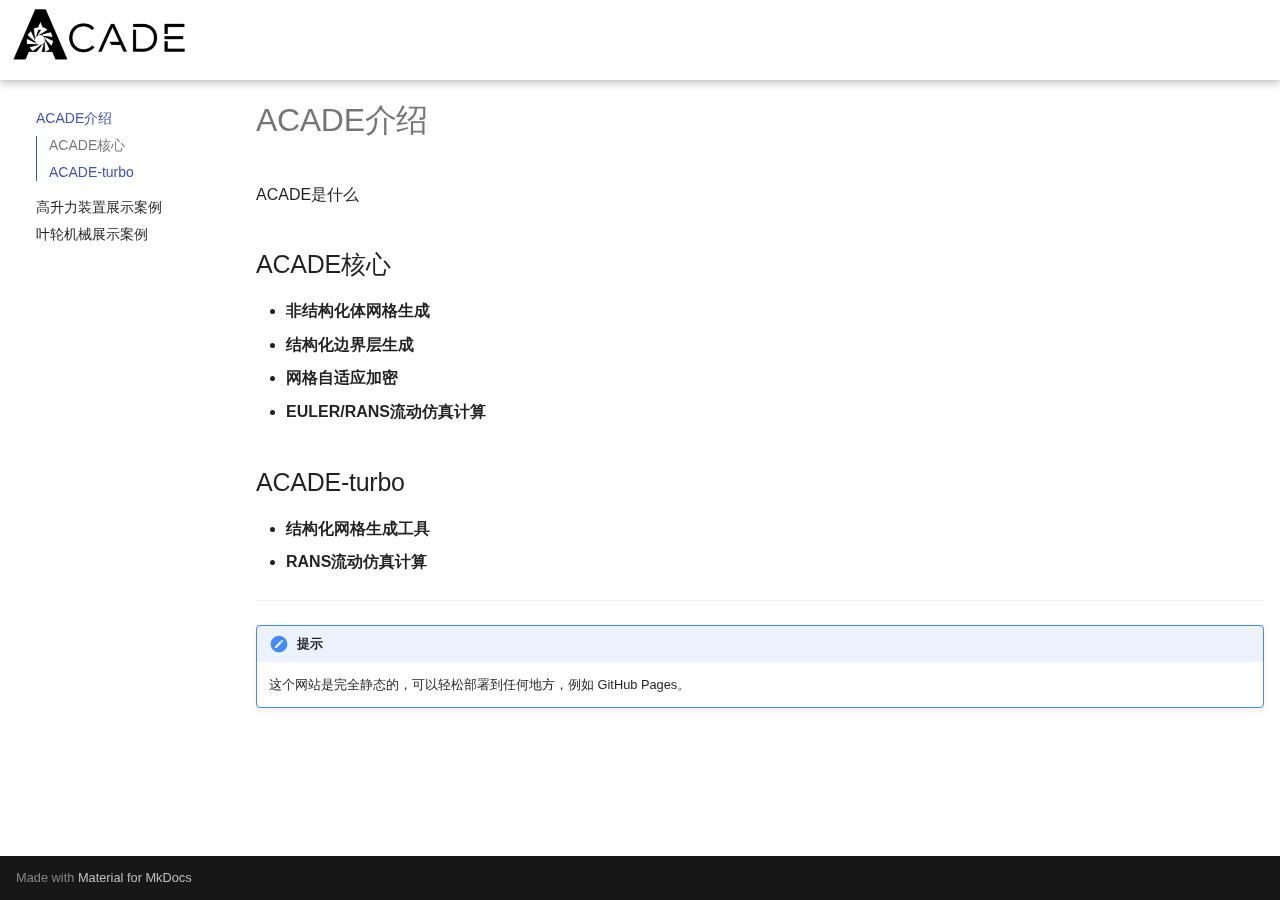
<file: index.html>
<!doctype html>
<html lang="zh" class="no-js">
  <head>
    
      <meta charset="utf-8">
      <meta name="viewport" content="width=device-width,initial-scale=1">
      
      
        <meta name="author" content="Julie2025">
      
      
      
      
        <link rel="next" href="results-hl/">
      
      
      <link rel="icon" href="assets/images/ACADE.png">
      <meta name="generator" content="mkdocs-1.6.1, mkdocs-material-9.6.15">
    
    
      
        <title></title>
      
    
    
      <link rel="stylesheet" href="assets/stylesheets/main.342714a4.min.css">
      
      


    
    
      
    
    
      
    
    
      <link rel="stylesheet" href="assets/stylesheets/extra.css">
    
    <script>__md_scope=new URL(".",location),__md_hash=e=>[...e].reduce(((e,_)=>(e<<5)-e+_.charCodeAt(0)),0),__md_get=(e,_=localStorage,t=__md_scope)=>JSON.parse(_.getItem(t.pathname+"."+e)),__md_set=(e,_,t=localStorage,a=__md_scope)=>{try{t.setItem(a.pathname+"."+e,JSON.stringify(_))}catch(e){}}</script>
    
      

    
    
    
  </head>
  
  
    <body dir="ltr">
  
    
    <input class="md-toggle" data-md-toggle="drawer" type="checkbox" id="__drawer" autocomplete="off">
    <input class="md-toggle" data-md-toggle="search" type="checkbox" id="__search" autocomplete="off">
    <label class="md-overlay" for="__drawer"></label>
    <div data-md-component="skip">
      
        
        <a href="#acade" class="md-skip">
          跳转至
        </a>
      
    </div>
    <div data-md-component="announce">
      
    </div>
    
    
      

  

<header class="md-header md-header--shadow" data-md-component="header">
  <nav class="md-header__inner md-grid" aria-label="页眉">
    <a href="." title="" class="md-header__button md-logo" aria-label="" data-md-component="logo">
      
  <img src="assets/images/ACADE.png" alt="logo">

    </a>
    <label class="md-header__button md-icon" for="__drawer">
      
      <svg xmlns="http://www.w3.org/2000/svg" viewBox="0 0 24 24"><path d="M3 6h18v2H3zm0 5h18v2H3zm0 5h18v2H3z"/></svg>
    </label>
    <div class="md-header__title" data-md-component="header-title">
      <div class="md-header__ellipsis">
        <div class="md-header__topic">
          <span class="md-ellipsis">
            
          </span>
        </div>
        <div class="md-header__topic" data-md-component="header-topic">
          <span class="md-ellipsis">
            
              ACADE介绍
            
          </span>
        </div>
      </div>
    </div>
    
    
      <script>var palette=__md_get("__palette");if(palette&&palette.color){if("(prefers-color-scheme)"===palette.color.media){var media=matchMedia("(prefers-color-scheme: light)"),input=document.querySelector(media.matches?"[data-md-color-media='(prefers-color-scheme: light)']":"[data-md-color-media='(prefers-color-scheme: dark)']");palette.color.media=input.getAttribute("data-md-color-media"),palette.color.scheme=input.getAttribute("data-md-color-scheme"),palette.color.primary=input.getAttribute("data-md-color-primary"),palette.color.accent=input.getAttribute("data-md-color-accent")}for(var[key,value]of Object.entries(palette.color))document.body.setAttribute("data-md-color-"+key,value)}</script>
    
    
    
      
      
    
    
  </nav>
  
</header>
    
    <div class="md-container" data-md-component="container">
      
      
        
          
        
      
      <main class="md-main" data-md-component="main">
        <div class="md-main__inner md-grid">
          
            
              
              <div class="md-sidebar md-sidebar--primary" data-md-component="sidebar" data-md-type="navigation" >
                <div class="md-sidebar__scrollwrap">
                  <div class="md-sidebar__inner">
                    



  

<nav class="md-nav md-nav--primary md-nav--integrated" aria-label="导航栏" data-md-level="0">
  <label class="md-nav__title" for="__drawer">
    <a href="." title="" class="md-nav__button md-logo" aria-label="" data-md-component="logo">
      
  <img src="assets/images/ACADE.png" alt="logo">

    </a>
    
  </label>
  
  <ul class="md-nav__list" data-md-scrollfix>
    
      
      
  
  
    
  
  
  
    <li class="md-nav__item md-nav__item--active">
      
      <input class="md-nav__toggle md-toggle" type="checkbox" id="__toc">
      
      
      
        <label class="md-nav__link md-nav__link--active" for="__toc">
          
  
  
  <span class="md-ellipsis">
    ACADE介绍
    
  </span>
  

          <span class="md-nav__icon md-icon"></span>
        </label>
      
      <a href="." class="md-nav__link md-nav__link--active">
        
  
  
  <span class="md-ellipsis">
    ACADE介绍
    
  </span>
  

      </a>
      
        

<nav class="md-nav md-nav--secondary" aria-label="目录">
  
  
  
  
    <label class="md-nav__title" for="__toc">
      <span class="md-nav__icon md-icon"></span>
      目录
    </label>
    <ul class="md-nav__list" data-md-component="toc" data-md-scrollfix>
      
        <li class="md-nav__item">
  <a href="#acade" class="md-nav__link">
    <span class="md-ellipsis">
      ACADE核心
    </span>
  </a>
  
</li>
      
        <li class="md-nav__item">
  <a href="#acade-turbo" class="md-nav__link">
    <span class="md-ellipsis">
      ACADE-turbo
    </span>
  </a>
  
</li>
      
    </ul>
  
</nav>
      
    </li>
  

    
      
      
  
  
  
  
    <li class="md-nav__item">
      <a href="results-hl/" class="md-nav__link">
        
  
  
  <span class="md-ellipsis">
    高升力装置展示案例
    
  </span>
  

      </a>
    </li>
  

    
      
      
  
  
  
  
    <li class="md-nav__item">
      <a href="results-tb/" class="md-nav__link">
        
  
  
  <span class="md-ellipsis">
    叶轮机械展示案例
    
  </span>
  

      </a>
    </li>
  

    
  </ul>
</nav>
                  </div>
                </div>
              </div>
            
            
          
          
            <div class="md-content" data-md-component="content">
              <article class="md-content__inner md-typeset">
                
                  



  <h1>ACADE介绍</h1>

<p>ACADE是什么</p>
<h2 id="acade">ACADE核心</h2>
<ul>
<li><strong>非结构化体网格生成</strong> </li>
<li><strong>结构化边界层生成</strong> </li>
<li><strong>网格自适应加密</strong></li>
<li><strong>EULER/RANS流动仿真计算</strong></li>
</ul>
<h2 id="acade-turbo">ACADE-turbo</h2>
<ul>
<li><strong>结构化网格生成工具</strong> </li>
<li><strong>RANS流动仿真计算</strong></li>
</ul>
<hr />
<div class="admonition note">
<p class="admonition-title">提示</p>
<p>这个网站是完全静态的，可以轻松部署到任何地方，例如 GitHub Pages。</p>
</div>












                
              </article>
            </div>
          
          
<script>var target=document.getElementById(location.hash.slice(1));target&&target.name&&(target.checked=target.name.startsWith("__tabbed_"))</script>
        </div>
        
          <button type="button" class="md-top md-icon" data-md-component="top" hidden>
  
  <svg xmlns="http://www.w3.org/2000/svg" viewBox="0 0 24 24"><path d="M13 20h-2V8l-5.5 5.5-1.42-1.42L12 4.16l7.92 7.92-1.42 1.42L13 8z"/></svg>
  回到页面顶部
</button>
        
      </main>
      
        <footer class="md-footer">
  
  <div class="md-footer-meta md-typeset">
    <div class="md-footer-meta__inner md-grid">
      <div class="md-copyright">
  
  
    Made with
    <a href="https://squidfunk.github.io/mkdocs-material/" target="_blank" rel="noopener">
      Material for MkDocs
    </a>
  
</div>
      
    </div>
  </div>
</footer>
      
    </div>
    <div class="md-dialog" data-md-component="dialog">
      <div class="md-dialog__inner md-typeset"></div>
    </div>
    
    
    
      
      <script id="__config" type="application/json">{"base": ".", "features": ["navigation.sections", "navigation.expand", "toc.integrate", "navigation.top"], "search": "assets/javascripts/workers/search.d50fe291.min.js", "tags": null, "translations": {"clipboard.copied": "\u5df2\u590d\u5236", "clipboard.copy": "\u590d\u5236", "search.result.more.one": "\u5728\u8be5\u9875\u4e0a\u8fd8\u6709 1 \u4e2a\u7b26\u5408\u6761\u4ef6\u7684\u7ed3\u679c", "search.result.more.other": "\u5728\u8be5\u9875\u4e0a\u8fd8\u6709 # \u4e2a\u7b26\u5408\u6761\u4ef6\u7684\u7ed3\u679c", "search.result.none": "\u6ca1\u6709\u627e\u5230\u7b26\u5408\u6761\u4ef6\u7684\u7ed3\u679c", "search.result.one": "\u627e\u5230 1 \u4e2a\u7b26\u5408\u6761\u4ef6\u7684\u7ed3\u679c", "search.result.other": "# \u4e2a\u7b26\u5408\u6761\u4ef6\u7684\u7ed3\u679c", "search.result.placeholder": "\u952e\u5165\u4ee5\u5f00\u59cb\u641c\u7d22", "search.result.term.missing": "\u7f3a\u5c11", "select.version": "\u9009\u62e9\u5f53\u524d\u7248\u672c"}, "version": null}</script>
    
    
      <script src="assets/javascripts/bundle.56ea9cef.min.js"></script>
      
    
  </body>
</html>
</file>
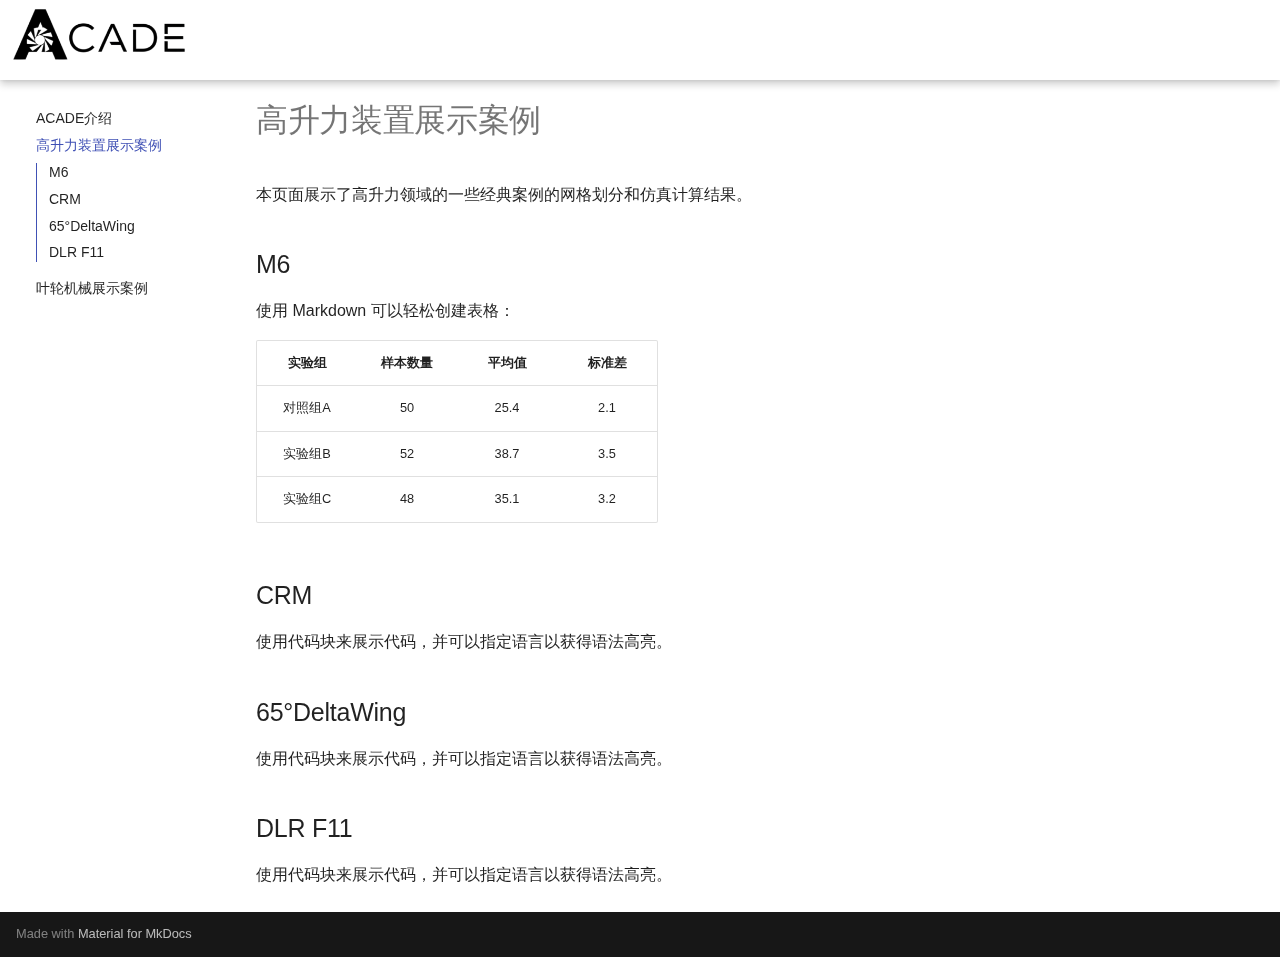
<file: results-hl/index.html>
<!doctype html>
<html lang="zh" class="no-js">
  <head>
    
      <meta charset="utf-8">
      <meta name="viewport" content="width=device-width,initial-scale=1">
      
      
        <meta name="author" content="Julie2025">
      
      
      
        <link rel="prev" href="..">
      
      
        <link rel="next" href="../results-tb/">
      
      
      <link rel="icon" href="../assets/images/ACADE.png">
      <meta name="generator" content="mkdocs-1.6.1, mkdocs-material-9.6.15">
    
    
      
        <title>高升力装置展示案例 - </title>
      
    
    
      <link rel="stylesheet" href="../assets/stylesheets/main.342714a4.min.css">
      
      


    
    
      
    
    
      
    
    
      <link rel="stylesheet" href="../assets/stylesheets/extra.css">
    
    <script>__md_scope=new URL("..",location),__md_hash=e=>[...e].reduce(((e,_)=>(e<<5)-e+_.charCodeAt(0)),0),__md_get=(e,_=localStorage,t=__md_scope)=>JSON.parse(_.getItem(t.pathname+"."+e)),__md_set=(e,_,t=localStorage,a=__md_scope)=>{try{t.setItem(a.pathname+"."+e,JSON.stringify(_))}catch(e){}}</script>
    
      

    
    
    
  </head>
  
  
    <body dir="ltr">
  
    
    <input class="md-toggle" data-md-toggle="drawer" type="checkbox" id="__drawer" autocomplete="off">
    <input class="md-toggle" data-md-toggle="search" type="checkbox" id="__search" autocomplete="off">
    <label class="md-overlay" for="__drawer"></label>
    <div data-md-component="skip">
      
        
        <a href="#_1" class="md-skip">
          跳转至
        </a>
      
    </div>
    <div data-md-component="announce">
      
    </div>
    
    
      

  

<header class="md-header md-header--shadow" data-md-component="header">
  <nav class="md-header__inner md-grid" aria-label="页眉">
    <a href=".." title="" class="md-header__button md-logo" aria-label="" data-md-component="logo">
      
  <img src="../assets/images/ACADE.png" alt="logo">

    </a>
    <label class="md-header__button md-icon" for="__drawer">
      
      <svg xmlns="http://www.w3.org/2000/svg" viewBox="0 0 24 24"><path d="M3 6h18v2H3zm0 5h18v2H3zm0 5h18v2H3z"/></svg>
    </label>
    <div class="md-header__title" data-md-component="header-title">
      <div class="md-header__ellipsis">
        <div class="md-header__topic">
          <span class="md-ellipsis">
            
          </span>
        </div>
        <div class="md-header__topic" data-md-component="header-topic">
          <span class="md-ellipsis">
            
              高升力装置展示案例
            
          </span>
        </div>
      </div>
    </div>
    
    
      <script>var palette=__md_get("__palette");if(palette&&palette.color){if("(prefers-color-scheme)"===palette.color.media){var media=matchMedia("(prefers-color-scheme: light)"),input=document.querySelector(media.matches?"[data-md-color-media='(prefers-color-scheme: light)']":"[data-md-color-media='(prefers-color-scheme: dark)']");palette.color.media=input.getAttribute("data-md-color-media"),palette.color.scheme=input.getAttribute("data-md-color-scheme"),palette.color.primary=input.getAttribute("data-md-color-primary"),palette.color.accent=input.getAttribute("data-md-color-accent")}for(var[key,value]of Object.entries(palette.color))document.body.setAttribute("data-md-color-"+key,value)}</script>
    
    
    
      
      
    
    
  </nav>
  
</header>
    
    <div class="md-container" data-md-component="container">
      
      
        
          
        
      
      <main class="md-main" data-md-component="main">
        <div class="md-main__inner md-grid">
          
            
              
              <div class="md-sidebar md-sidebar--primary" data-md-component="sidebar" data-md-type="navigation" >
                <div class="md-sidebar__scrollwrap">
                  <div class="md-sidebar__inner">
                    



  

<nav class="md-nav md-nav--primary md-nav--integrated" aria-label="导航栏" data-md-level="0">
  <label class="md-nav__title" for="__drawer">
    <a href=".." title="" class="md-nav__button md-logo" aria-label="" data-md-component="logo">
      
  <img src="../assets/images/ACADE.png" alt="logo">

    </a>
    
  </label>
  
  <ul class="md-nav__list" data-md-scrollfix>
    
      
      
  
  
  
  
    <li class="md-nav__item">
      <a href=".." class="md-nav__link">
        
  
  
  <span class="md-ellipsis">
    ACADE介绍
    
  </span>
  

      </a>
    </li>
  

    
      
      
  
  
    
  
  
  
    <li class="md-nav__item md-nav__item--active">
      
      <input class="md-nav__toggle md-toggle" type="checkbox" id="__toc">
      
      
        
      
      
        <label class="md-nav__link md-nav__link--active" for="__toc">
          
  
  
  <span class="md-ellipsis">
    高升力装置展示案例
    
  </span>
  

          <span class="md-nav__icon md-icon"></span>
        </label>
      
      <a href="./" class="md-nav__link md-nav__link--active">
        
  
  
  <span class="md-ellipsis">
    高升力装置展示案例
    
  </span>
  

      </a>
      
        

<nav class="md-nav md-nav--secondary" aria-label="目录">
  
  
  
    
  
  
    <label class="md-nav__title" for="__toc">
      <span class="md-nav__icon md-icon"></span>
      目录
    </label>
    <ul class="md-nav__list" data-md-component="toc" data-md-scrollfix>
      
        <li class="md-nav__item">
  <a href="#m6" class="md-nav__link">
    <span class="md-ellipsis">
      M6
    </span>
  </a>
  
</li>
      
        <li class="md-nav__item">
  <a href="#crm" class="md-nav__link">
    <span class="md-ellipsis">
      CRM
    </span>
  </a>
  
</li>
      
        <li class="md-nav__item">
  <a href="#65deltawing" class="md-nav__link">
    <span class="md-ellipsis">
      65°DeltaWing
    </span>
  </a>
  
</li>
      
        <li class="md-nav__item">
  <a href="#dlr-f11" class="md-nav__link">
    <span class="md-ellipsis">
      DLR F11
    </span>
  </a>
  
</li>
      
    </ul>
  
</nav>
      
    </li>
  

    
      
      
  
  
  
  
    <li class="md-nav__item">
      <a href="../results-tb/" class="md-nav__link">
        
  
  
  <span class="md-ellipsis">
    叶轮机械展示案例
    
  </span>
  

      </a>
    </li>
  

    
  </ul>
</nav>
                  </div>
                </div>
              </div>
            
            
          
          
            <div class="md-content" data-md-component="content">
              <article class="md-content__inner md-typeset">
                
                  



<h1 id="_1">高升力装置展示案例</h1>
<p>本页面展示了高升力领域的一些经典案例的网格划分和仿真计算结果。</p>
<h2 id="m6">M6</h2>
<p>使用 Markdown 可以轻松创建表格：</p>
<table>
<thead>
<tr>
<th style="text-align: center;">实验组</th>
<th style="text-align: center;">样本数量</th>
<th style="text-align: center;">平均值</th>
<th style="text-align: center;">标准差</th>
</tr>
</thead>
<tbody>
<tr>
<td style="text-align: center;">对照组A</td>
<td style="text-align: center;">50</td>
<td style="text-align: center;">25.4</td>
<td style="text-align: center;">2.1</td>
</tr>
<tr>
<td style="text-align: center;">实验组B</td>
<td style="text-align: center;">52</td>
<td style="text-align: center;">38.7</td>
<td style="text-align: center;">3.5</td>
</tr>
<tr>
<td style="text-align: center;">实验组C</td>
<td style="text-align: center;">48</td>
<td style="text-align: center;">35.1</td>
<td style="text-align: center;">3.2</td>
</tr>
</tbody>
</table>
<h2 id="crm">CRM</h2>
<p>使用代码块来展示代码，并可以指定语言以获得语法高亮。</p>
<h2 id="65deltawing">65°DeltaWing</h2>
<p>使用代码块来展示代码，并可以指定语言以获得语法高亮。</p>
<h2 id="dlr-f11">DLR F11</h2>
<p>使用代码块来展示代码，并可以指定语言以获得语法高亮。</p>












                
              </article>
            </div>
          
          
<script>var target=document.getElementById(location.hash.slice(1));target&&target.name&&(target.checked=target.name.startsWith("__tabbed_"))</script>
        </div>
        
          <button type="button" class="md-top md-icon" data-md-component="top" hidden>
  
  <svg xmlns="http://www.w3.org/2000/svg" viewBox="0 0 24 24"><path d="M13 20h-2V8l-5.5 5.5-1.42-1.42L12 4.16l7.92 7.92-1.42 1.42L13 8z"/></svg>
  回到页面顶部
</button>
        
      </main>
      
        <footer class="md-footer">
  
  <div class="md-footer-meta md-typeset">
    <div class="md-footer-meta__inner md-grid">
      <div class="md-copyright">
  
  
    Made with
    <a href="https://squidfunk.github.io/mkdocs-material/" target="_blank" rel="noopener">
      Material for MkDocs
    </a>
  
</div>
      
    </div>
  </div>
</footer>
      
    </div>
    <div class="md-dialog" data-md-component="dialog">
      <div class="md-dialog__inner md-typeset"></div>
    </div>
    
    
    
      
      <script id="__config" type="application/json">{"base": "..", "features": ["navigation.sections", "navigation.expand", "toc.integrate", "navigation.top"], "search": "../assets/javascripts/workers/search.d50fe291.min.js", "tags": null, "translations": {"clipboard.copied": "\u5df2\u590d\u5236", "clipboard.copy": "\u590d\u5236", "search.result.more.one": "\u5728\u8be5\u9875\u4e0a\u8fd8\u6709 1 \u4e2a\u7b26\u5408\u6761\u4ef6\u7684\u7ed3\u679c", "search.result.more.other": "\u5728\u8be5\u9875\u4e0a\u8fd8\u6709 # \u4e2a\u7b26\u5408\u6761\u4ef6\u7684\u7ed3\u679c", "search.result.none": "\u6ca1\u6709\u627e\u5230\u7b26\u5408\u6761\u4ef6\u7684\u7ed3\u679c", "search.result.one": "\u627e\u5230 1 \u4e2a\u7b26\u5408\u6761\u4ef6\u7684\u7ed3\u679c", "search.result.other": "# \u4e2a\u7b26\u5408\u6761\u4ef6\u7684\u7ed3\u679c", "search.result.placeholder": "\u952e\u5165\u4ee5\u5f00\u59cb\u641c\u7d22", "search.result.term.missing": "\u7f3a\u5c11", "select.version": "\u9009\u62e9\u5f53\u524d\u7248\u672c"}, "version": null}</script>
    
    
      <script src="../assets/javascripts/bundle.56ea9cef.min.js"></script>
      
    
  </body>
</html>
</file>
<file: assets/stylesheets/extra.css>
/* 调整整个页面容器 */
.md-grid {
    max-width: 100%;
    margin: 0;
}

/* 调整主要内容区域 */
.md-main__inner {
    margin: 0;
    margin-left: 232px;  /* 与导航栏宽度相同 */
    max-width: none;
}

/* 调整导航栏 */
.md-sidebar {
    left: 0;
    margin: 0;
    padding: 1rem;  /* 添加内边距 */
    position: fixed;  /* 改为固定定位 */
    width: 232px;    /* 设置固定宽度 */
    display: block !important; /* 强制显示 */
    visibility: visible !important; /* 确保可见 */
    opacity: 1 !important;    /* 确保不透明 */
}

/* 头部区域样式 */
.md-header {
    background: transparent;
    height: 80px;
}

/* logo样式 */
.md-header__button.md-logo {
    margin: 0;
    padding: 0;
}
.md-header__button.md-logo img,
.md-header__button.md-logo svg {
    width: auto;
    height: 70px;
}
/* 文字颜色设置 */
.md-header__title,
.md-header__button,
.md-tabs__link,
.md-header__source {
    color: #000000 !important;
}
.md-header__button.md-icon {
    color: #000000;
}
/* 标签栏样式 */
.md-tabs {
    background: transparent;
    height: 48px;
    width: 100%;
    justify-content: center;
    display: flex;
}
</file>
<file: assets/stylesheets/main.342714a4.min.css>
@charset "UTF-8";html{-webkit-text-size-adjust:none;-moz-text-size-adjust:none;text-size-adjust:none;box-sizing:border-box}*,:after,:before{box-sizing:inherit}@media (prefers-reduced-motion){*,:after,:before{transition:none!important}}body{margin:0}a,button,input,label{-webkit-tap-highlight-color:transparent}a{color:inherit;text-decoration:none}hr{border:0;box-sizing:initial;display:block;height:.05rem;overflow:visible;padding:0}small{font-size:80%}sub,sup{line-height:1em}img{border-style:none}table{border-collapse:initial;border-spacing:0}td,th{font-weight:400;vertical-align:top}button{background:#0000;border:0;font-family:inherit;font-size:inherit;margin:0;padding:0}input{border:0;outline:none}:root{--md-primary-fg-color:#4051b5;--md-primary-fg-color--light:#5d6cc0;--md-primary-fg-color--dark:#303fa1;--md-primary-bg-color:#fff;--md-primary-bg-color--light:#ffffffb3;--md-accent-fg-color:#526cfe;--md-accent-fg-color--transparent:#526cfe1a;--md-accent-bg-color:#fff;--md-accent-bg-color--light:#ffffffb3}[data-md-color-scheme=default]{color-scheme:light}[data-md-color-scheme=default] img[src$="#gh-dark-mode-only"],[data-md-color-scheme=default] img[src$="#only-dark"]{display:none}:root,[data-md-color-scheme=default]{--md-hue:225deg;--md-default-fg-color:#000000de;--md-default-fg-color--light:#0000008a;--md-default-fg-color--lighter:#00000052;--md-default-fg-color--lightest:#00000012;--md-default-bg-color:#fff;--md-default-bg-color--light:#ffffffb3;--md-default-bg-color--lighter:#ffffff4d;--md-default-bg-color--lightest:#ffffff1f;--md-code-fg-color:#36464e;--md-code-bg-color:#f5f5f5;--md-code-hl-color:#4287ff;--md-code-hl-color--light:#4287ff1a;--md-code-hl-number-color:#d52a2a;--md-code-hl-special-color:#db1457;--md-code-hl-function-color:#a846b9;--md-code-hl-constant-color:#6e59d9;--md-code-hl-keyword-color:#3f6ec6;--md-code-hl-string-color:#1c7d4d;--md-code-hl-name-color:var(--md-code-fg-color);--md-code-hl-operator-color:var(--md-default-fg-color--light);--md-code-hl-punctuation-color:var(--md-default-fg-color--light);--md-code-hl-comment-color:var(--md-default-fg-color--light);--md-code-hl-generic-color:var(--md-default-fg-color--light);--md-code-hl-variable-color:var(--md-default-fg-color--light);--md-typeset-color:var(--md-default-fg-color);--md-typeset-a-color:var(--md-primary-fg-color);--md-typeset-del-color:#f5503d26;--md-typeset-ins-color:#0bd57026;--md-typeset-kbd-color:#fafafa;--md-typeset-kbd-accent-color:#fff;--md-typeset-kbd-border-color:#b8b8b8;--md-typeset-mark-color:#ffff0080;--md-typeset-table-color:#0000001f;--md-typeset-table-color--light:rgba(0,0,0,.035);--md-admonition-fg-color:var(--md-default-fg-color);--md-admonition-bg-color:var(--md-default-bg-color);--md-warning-fg-color:#000000de;--md-warning-bg-color:#ff9;--md-footer-fg-color:#fff;--md-footer-fg-color--light:#ffffffb3;--md-footer-fg-color--lighter:#ffffff73;--md-footer-bg-color:#000000de;--md-footer-bg-color--dark:#00000052;--md-shadow-z1:0 0.2rem 0.5rem #0000000d,0 0 0.05rem #0000001a;--md-shadow-z2:0 0.2rem 0.5rem #0000001a,0 0 0.05rem #00000040;--md-shadow-z3:0 0.2rem 0.5rem #0003,0 0 0.05rem #00000059}.md-icon svg{fill:currentcolor;display:block;height:1.2rem;width:1.2rem}body{-webkit-font-smoothing:antialiased;-moz-osx-font-smoothing:grayscale;--md-text-font-family:var(--md-text-font,_),-apple-system,BlinkMacSystemFont,Helvetica,Arial,sans-serif;--md-code-font-family:var(--md-code-font,_),SFMono-Regular,Consolas,Menlo,monospace}aside,body,input{font-feature-settings:"kern","liga";color:var(--md-typeset-color);font-family:var(--md-text-font-family)}code,kbd,pre{font-feature-settings:"kern";font-family:var(--md-code-font-family)}:root{--md-typeset-table-sort-icon:url('data:image/svg+xml;charset=utf-8,<svg xmlns="http://www.w3.org/2000/svg" viewBox="0 0 24 24"><path d="m18 21-4-4h3V7h-3l4-4 4 4h-3v10h3M2 19v-2h10v2M2 13v-2h7v2M2 7V5h4v2z"/></svg>');--md-typeset-table-sort-icon--asc:url('data:image/svg+xml;charset=utf-8,<svg xmlns="http://www.w3.org/2000/svg" viewBox="0 0 24 24"><path d="M19 17h3l-4 4-4-4h3V3h2M2 17h10v2H2M6 5v2H2V5m0 6h7v2H2z"/></svg>');--md-typeset-table-sort-icon--desc:url('data:image/svg+xml;charset=utf-8,<svg xmlns="http://www.w3.org/2000/svg" viewBox="0 0 24 24"><path d="M19 7h3l-4-4-4 4h3v14h2M2 17h10v2H2M6 5v2H2V5m0 6h7v2H2z"/></svg>')}.md-typeset{-webkit-print-color-adjust:exact;color-adjust:exact;font-size:.8rem;line-height:1.6;overflow-wrap:break-word}@media print{.md-typeset{font-size:.68rem}}.md-typeset blockquote,.md-typeset dl,.md-typeset figure,.md-typeset ol,.md-typeset pre,.md-typeset ul{margin-bottom:1em;margin-top:1em}.md-typeset h1{color:var(--md-default-fg-color--light);font-size:2em;line-height:1.3;margin:0 0 1.25em}.md-typeset h1,.md-typeset h2{font-weight:300;letter-spacing:-.01em}.md-typeset h2{font-size:1.5625em;line-height:1.4;margin:1.6em 0 .64em}.md-typeset h3{font-size:1.25em;font-weight:400;letter-spacing:-.01em;line-height:1.5;margin:1.6em 0 .8em}.md-typeset h2+h3{margin-top:.8em}.md-typeset h4{font-weight:700;letter-spacing:-.01em;margin:1em 0}.md-typeset h5,.md-typeset h6{color:var(--md-default-fg-color--light);font-size:.8em;font-weight:700;letter-spacing:-.01em;margin:1.25em 0}.md-typeset h5{text-transform:uppercase}.md-typeset h5 code{text-transform:none}.md-typeset hr{border-bottom:.05rem solid var(--md-default-fg-color--lightest);display:flow-root;margin:1.5em 0}.md-typeset a{color:var(--md-typeset-a-color);word-break:break-word}.md-typeset a,.md-typeset a:before{transition:color 125ms}.md-typeset a:focus,.md-typeset a:hover{color:var(--md-accent-fg-color)}.md-typeset a:focus code,.md-typeset a:hover code{background-color:var(--md-accent-fg-color--transparent)}.md-typeset a code{color:currentcolor;transition:background-color 125ms}.md-typeset a.focus-visible{outline-color:var(--md-accent-fg-color);outline-offset:.2rem}.md-typeset code,.md-typeset kbd,.md-typeset pre{color:var(--md-code-fg-color);direction:ltr;font-variant-ligatures:none}@media print{.md-typeset code,.md-typeset kbd,.md-typeset pre{white-space:pre-wrap}}.md-typeset code{background-color:var(--md-code-bg-color);border-radius:.1rem;-webkit-box-decoration-break:clone;box-decoration-break:clone;font-size:.85em;padding:0 .2941176471em;word-break:break-word}.md-typeset code:not(.focus-visible){-webkit-tap-highlight-color:transparent;outline:none}.md-typeset pre{display:flow-root;line-height:1.4;position:relative}.md-typeset pre>code{-webkit-box-decoration-break:slice;box-decoration-break:slice;box-shadow:none;display:block;margin:0;outline-color:var(--md-accent-fg-color);overflow:auto;padding:.7720588235em 1.1764705882em;scrollbar-color:var(--md-default-fg-color--lighter) #0000;scrollbar-width:thin;touch-action:auto;word-break:normal}.md-typeset pre>code:hover{scrollbar-color:var(--md-accent-fg-color) #0000}.md-typeset pre>code::-webkit-scrollbar{height:.2rem;width:.2rem}.md-typeset pre>code::-webkit-scrollbar-thumb{background-color:var(--md-default-fg-color--lighter)}.md-typeset pre>code::-webkit-scrollbar-thumb:hover{background-color:var(--md-accent-fg-color)}.md-typeset kbd{background-color:var(--md-typeset-kbd-color);border-radius:.1rem;box-shadow:0 .1rem 0 .05rem var(--md-typeset-kbd-border-color),0 .1rem 0 var(--md-typeset-kbd-border-color),0 -.1rem .2rem var(--md-typeset-kbd-accent-color) inset;color:var(--md-default-fg-color);display:inline-block;font-size:.75em;padding:0 .6666666667em;vertical-align:text-top;word-break:break-word}.md-typeset mark{background-color:var(--md-typeset-mark-color);-webkit-box-decoration-break:clone;box-decoration-break:clone;color:inherit;word-break:break-word}.md-typeset abbr{border-bottom:.05rem dotted var(--md-default-fg-color--light);cursor:help;text-decoration:none}.md-typeset small{opacity:.75}[dir=ltr] .md-typeset sub,[dir=ltr] .md-typeset sup{margin-left:.078125em}[dir=rtl] .md-typeset sub,[dir=rtl] .md-typeset sup{margin-right:.078125em}[dir=ltr] .md-typeset blockquote{padding-left:.6rem}[dir=rtl] .md-typeset blockquote{padding-right:.6rem}[dir=ltr] .md-typeset blockquote{border-left:.2rem solid var(--md-default-fg-color--lighter)}[dir=rtl] .md-typeset blockquote{border-right:.2rem solid var(--md-default-fg-color--lighter)}.md-typeset blockquote{color:var(--md-default-fg-color--light);margin-left:0;margin-right:0}.md-typeset ul{list-style-type:disc}.md-typeset ul[type]{list-style-type:revert-layer}[dir=ltr] .md-typeset ol,[dir=ltr] .md-typeset ul{margin-left:.625em}[dir=rtl] .md-typeset ol,[dir=rtl] .md-typeset ul{margin-right:.625em}.md-typeset ol,.md-typeset ul{padding:0}.md-typeset ol:not([hidden]),.md-typeset ul:not([hidden]){display:flow-root}.md-typeset ol ol,.md-typeset ul ol{list-style-type:lower-alpha}.md-typeset ol ol ol,.md-typeset ul ol ol{list-style-type:lower-roman}.md-typeset ol ol ol ol,.md-typeset ul ol ol ol{list-style-type:upper-alpha}.md-typeset ol ol ol ol ol,.md-typeset ul ol ol ol ol{list-style-type:upper-roman}.md-typeset ol[type],.md-typeset ul[type]{list-style-type:revert-layer}[dir=ltr] .md-typeset ol li,[dir=ltr] .md-typeset ul li{margin-left:1.25em}[dir=rtl] .md-typeset ol li,[dir=rtl] .md-typeset ul li{margin-right:1.25em}.md-typeset ol li,.md-typeset ul li{margin-bottom:.5em}.md-typeset ol li blockquote,.md-typeset ol li p,.md-typeset ul li blockquote,.md-typeset ul li p{margin:.5em 0}.md-typeset ol li:last-child,.md-typeset ul li:last-child{margin-bottom:0}[dir=ltr] .md-typeset ol li ol,[dir=ltr] .md-typeset ol li ul,[dir=ltr] .md-typeset ul li ol,[dir=ltr] .md-typeset ul li ul{margin-left:.625em}[dir=rtl] .md-typeset ol li ol,[dir=rtl] .md-typeset ol li ul,[dir=rtl] .md-typeset ul li ol,[dir=rtl] .md-typeset ul li ul{margin-right:.625em}.md-typeset ol li ol,.md-typeset ol li ul,.md-typeset ul li ol,.md-typeset ul li ul{margin-bottom:.5em;margin-top:.5em}[dir=ltr] .md-typeset dd{margin-left:1.875em}[dir=rtl] .md-typeset dd{margin-right:1.875em}.md-typeset dd{margin-bottom:1.5em;margin-top:1em}.md-typeset img,.md-typeset svg,.md-typeset video{height:auto;max-width:100%}.md-typeset img[align=left]{margin:1em 1em 1em 0}.md-typeset img[align=right]{margin:1em 0 1em 1em}.md-typeset img[align]:only-child{margin-top:0}.md-typeset figure{display:flow-root;margin:1em auto;max-width:100%;text-align:center;width:-moz-fit-content;width:fit-content}.md-typeset figure img{display:block;margin:0 auto}.md-typeset figcaption{font-style:italic;margin:1em auto;max-width:24rem}.md-typeset iframe{max-width:100%}.md-typeset table:not([class]){background-color:var(--md-default-bg-color);border:.05rem solid var(--md-typeset-table-color);border-radius:.1rem;display:inline-block;font-size:.64rem;max-width:100%;overflow:auto;touch-action:auto}@media print{.md-typeset table:not([class]){display:table}}.md-typeset table:not([class])+*{margin-top:1.5em}.md-typeset table:not([class]) td>:first-child,.md-typeset table:not([class]) th>:first-child{margin-top:0}.md-typeset table:not([class]) td>:last-child,.md-typeset table:not([class]) th>:last-child{margin-bottom:0}.md-typeset table:not([class]) td:not([align]),.md-typeset table:not([class]) th:not([align]){text-align:left}[dir=rtl] .md-typeset table:not([class]) td:not([align]),[dir=rtl] .md-typeset table:not([class]) th:not([align]){text-align:right}.md-typeset table:not([class]) th{font-weight:700;min-width:5rem;padding:.9375em 1.25em;vertical-align:top}.md-typeset table:not([class]) td{border-top:.05rem solid var(--md-typeset-table-color);padding:.9375em 1.25em;vertical-align:top}.md-typeset table:not([class]) tbody tr{transition:background-color 125ms}.md-typeset table:not([class]) tbody tr:hover{background-color:var(--md-typeset-table-color--light);box-shadow:0 .05rem 0 var(--md-default-bg-color) inset}.md-typeset table:not([class]) a{word-break:normal}.md-typeset table th[role=columnheader]{cursor:pointer}[dir=ltr] .md-typeset table th[role=columnheader]:after{margin-left:.5em}[dir=rtl] .md-typeset table th[role=columnheader]:after{margin-right:.5em}.md-typeset table th[role=columnheader]:after{content:"";display:inline-block;height:1.2em;-webkit-mask-image:var(--md-typeset-table-sort-icon);mask-image:var(--md-typeset-table-sort-icon);-webkit-mask-repeat:no-repeat;mask-repeat:no-repeat;-webkit-mask-size:contain;mask-size:contain;transition:background-color 125ms;vertical-align:text-bottom;width:1.2em}.md-typeset table th[role=columnheader]:hover:after{background-color:var(--md-default-fg-color--lighter)}.md-typeset table th[role=columnheader][aria-sort=ascending]:after{background-color:var(--md-default-fg-color--light);-webkit-mask-image:var(--md-typeset-table-sort-icon--asc);mask-image:var(--md-typeset-table-sort-icon--asc)}.md-typeset table th[role=columnheader][aria-sort=descending]:after{background-color:var(--md-default-fg-color--light);-webkit-mask-image:var(--md-typeset-table-sort-icon--desc);mask-image:var(--md-typeset-table-sort-icon--desc)}.md-typeset__scrollwrap{margin:1em -.8rem;overflow-x:auto;touch-action:auto}.md-typeset__table{display:inline-block;margin-bottom:.5em;padding:0 .8rem}@media print{.md-typeset__table{display:block}}html .md-typeset__table table{display:table;margin:0;overflow:hidden;width:100%}@media screen and (max-width:44.984375em){.md-content__inner>pre{margin:1em -.8rem}.md-content__inner>pre code{border-radius:0}}.md-typeset .md-author{border-radius:100%;display:block;flex-shrink:0;height:1.6rem;overflow:hidden;position:relative;transition:color 125ms,transform 125ms;width:1.6rem}.md-typeset .md-author img{display:block}.md-typeset .md-author--more{background:var(--md-default-fg-color--lightest);color:var(--md-default-fg-color--lighter);font-size:.6rem;font-weight:700;line-height:1.6rem;text-align:center}.md-typeset .md-author--long{height:2.4rem;width:2.4rem}.md-typeset a.md-author{transform:scale(1)}.md-typeset a.md-author img{border-radius:100%;filter:grayscale(100%) opacity(75%);transition:filter 125ms}.md-typeset a.md-author:focus,.md-typeset a.md-author:hover{transform:scale(1.1);z-index:1}.md-typeset a.md-author:focus img,.md-typeset a.md-author:hover img{filter:grayscale(0)}.md-banner{background-color:var(--md-footer-bg-color);color:var(--md-footer-fg-color);overflow:auto}@media print{.md-banner{display:none}}.md-banner--warning{background-color:var(--md-warning-bg-color);color:var(--md-warning-fg-color)}.md-banner__inner{font-size:.7rem;margin:.6rem auto;padding:0 .8rem}[dir=ltr] .md-banner__button{float:right}[dir=rtl] .md-banner__button{float:left}.md-banner__button{color:inherit;cursor:pointer;transition:opacity .25s}.no-js .md-banner__button{display:none}.md-banner__button:hover{opacity:.7}html{font-size:125%;height:100%;overflow-x:hidden}@media screen and (min-width:100em){html{font-size:137.5%}}@media screen and (min-width:125em){html{font-size:150%}}body{background-color:var(--md-default-bg-color);display:flex;flex-direction:column;font-size:.5rem;min-height:100%;position:relative;width:100%}@media print{body{display:block}}@media screen and (max-width:59.984375em){body[data-md-scrolllock]{position:fixed}}.md-grid{margin-left:auto;margin-right:auto;max-width:61rem}.md-container{display:flex;flex-direction:column;flex-grow:1}@media print{.md-container{display:block}}.md-main{flex-grow:1}.md-main__inner{display:flex;height:100%;margin-top:1.5rem}.md-ellipsis{overflow:hidden;text-overflow:ellipsis}.md-toggle{display:none}.md-option{height:0;opacity:0;position:absolute;width:0}.md-option:checked+label:not([hidden]){display:block}.md-option.focus-visible+label{outline-color:var(--md-accent-fg-color);outline-style:auto}.md-skip{background-color:var(--md-default-fg-color);border-radius:.1rem;color:var(--md-default-bg-color);font-size:.64rem;margin:.5rem;opacity:0;outline-color:var(--md-accent-fg-color);padding:.3rem .5rem;position:fixed;transform:translateY(.4rem);z-index:-1}.md-skip:focus{opacity:1;transform:translateY(0);transition:transform .25s cubic-bezier(.4,0,.2,1),opacity 175ms 75ms;z-index:10}@page{margin:25mm}:root{--md-clipboard-icon:url('data:image/svg+xml;charset=utf-8,<svg xmlns="http://www.w3.org/2000/svg" viewBox="0 0 24 24"><path d="M19 21H8V7h11m0-2H8a2 2 0 0 0-2 2v14a2 2 0 0 0 2 2h11a2 2 0 0 0 2-2V7a2 2 0 0 0-2-2m-3-4H4a2 2 0 0 0-2 2v14h2V3h12z"/></svg>')}.md-clipboard{border-radius:.1rem;color:var(--md-default-fg-color--lightest);cursor:pointer;height:1.5em;outline-color:var(--md-accent-fg-color);outline-offset:.1rem;position:absolute;right:.5em;top:.5em;transition:color .25s;width:1.5em;z-index:1}@media print{.md-clipboard{display:none}}.md-clipboard:not(.focus-visible){-webkit-tap-highlight-color:transparent;outline:none}:hover>.md-clipboard{color:var(--md-default-fg-color--light)}.md-clipboard:focus,.md-clipboard:hover{color:var(--md-accent-fg-color)}.md-clipboard:after{background-color:currentcolor;content:"";display:block;height:1.125em;margin:0 auto;-webkit-mask-image:var(--md-clipboard-icon);mask-image:var(--md-clipboard-icon);-webkit-mask-position:center;mask-position:center;-webkit-mask-repeat:no-repeat;mask-repeat:no-repeat;-webkit-mask-size:contain;mask-size:contain;width:1.125em}.md-clipboard--inline{cursor:pointer}.md-clipboard--inline code{transition:color .25s,background-color .25s}.md-clipboard--inline:focus code,.md-clipboard--inline:hover code{background-color:var(--md-accent-fg-color--transparent);color:var(--md-accent-fg-color)}.md-typeset .md-code__content{display:grid}@keyframes consent{0%{opacity:0;transform:translateY(100%)}to{opacity:1;transform:translateY(0)}}@keyframes overlay{0%{opacity:0}to{opacity:1}}.md-consent__overlay{animation:overlay .25s both;-webkit-backdrop-filter:blur(.1rem);backdrop-filter:blur(.1rem);background-color:#0000008a;height:100%;opacity:1;position:fixed;top:0;width:100%;z-index:5}.md-consent__inner{animation:consent .5s cubic-bezier(.1,.7,.1,1) both;background-color:var(--md-default-bg-color);border:0;border-radius:.1rem;bottom:0;box-shadow:0 0 .2rem #0000001a,0 .2rem .4rem #0003;max-height:100%;overflow:auto;padding:0;position:fixed;width:100%;z-index:5}.md-consent__form{padding:.8rem}.md-consent__settings{display:none;margin:1em 0}input:checked+.md-consent__settings{display:block}.md-consent__controls{margin-bottom:.8rem}.md-typeset .md-consent__controls .md-button{display:inline}@media screen and (max-width:44.984375em){.md-typeset .md-consent__controls .md-button{display:block;margin-top:.4rem;text-align:center;width:100%}}.md-consent label{cursor:pointer}.md-content{flex-grow:1;min-width:0}.md-content__inner{margin:0 .8rem 1.2rem;padding-top:.6rem}@media screen and (min-width:76.25em){[dir=ltr] .md-sidebar--primary:not([hidden])~.md-content>.md-content__inner{margin-left:1.2rem}[dir=ltr] .md-sidebar--secondary:not([hidden])~.md-content>.md-content__inner,[dir=rtl] .md-sidebar--primary:not([hidden])~.md-content>.md-content__inner{margin-right:1.2rem}[dir=rtl] .md-sidebar--secondary:not([hidden])~.md-content>.md-content__inner{margin-left:1.2rem}}.md-content__inner:before{content:"";display:block;height:.4rem}.md-content__inner>:last-child{margin-bottom:0}[dir=ltr] .md-content__button{float:right}[dir=rtl] .md-content__button{float:left}[dir=ltr] .md-content__button{margin-left:.4rem}[dir=rtl] .md-content__button{margin-right:.4rem}.md-content__button{margin:.4rem 0;padding:0}@media print{.md-content__button{display:none}}.md-typeset .md-content__button{color:var(--md-default-fg-color--lighter)}.md-content__button svg{display:inline;vertical-align:top}[dir=rtl] .md-content__button svg{transform:scaleX(-1)}[dir=ltr] .md-dialog{right:.8rem}[dir=rtl] .md-dialog{left:.8rem}.md-dialog{background-color:var(--md-default-fg-color);border-radius:.1rem;bottom:.8rem;box-shadow:var(--md-shadow-z3);min-width:11.1rem;opacity:0;padding:.4rem .6rem;pointer-events:none;position:fixed;transform:translateY(100%);transition:transform 0ms .4s,opacity .4s;z-index:4}@media print{.md-dialog{display:none}}.md-dialog--active{opacity:1;pointer-events:auto;transform:translateY(0);transition:transform .4s cubic-bezier(.075,.85,.175,1),opacity .4s}.md-dialog__inner{color:var(--md-default-bg-color);font-size:.7rem}.md-feedback{margin:2em 0 1em;text-align:center}.md-feedback fieldset{border:none;margin:0;padding:0}.md-feedback__title{font-weight:700;margin:1em auto}.md-feedback__inner{position:relative}.md-feedback__list{display:flex;flex-wrap:wrap;place-content:baseline center;position:relative}.md-feedback__list:hover .md-icon:not(:disabled){color:var(--md-default-fg-color--lighter)}:disabled .md-feedback__list{min-height:1.8rem}.md-feedback__icon{color:var(--md-default-fg-color--light);cursor:pointer;flex-shrink:0;margin:0 .1rem;transition:color 125ms}.md-feedback__icon:not(:disabled).md-icon:hover{color:var(--md-accent-fg-color)}.md-feedback__icon:disabled{color:var(--md-default-fg-color--lightest);pointer-events:none}.md-feedback__note{opacity:0;position:relative;transform:translateY(.4rem);transition:transform .4s cubic-bezier(.1,.7,.1,1),opacity .15s}.md-feedback__note>*{margin:0 auto;max-width:16rem}:disabled .md-feedback__note{opacity:1;transform:translateY(0)}@media print{.md-feedback{display:none}}.md-footer{background-color:var(--md-footer-bg-color);color:var(--md-footer-fg-color)}@media print{.md-footer{display:none}}.md-footer__inner{justify-content:space-between;overflow:auto;padding:.2rem}.md-footer__inner:not([hidden]){display:flex}.md-footer__link{align-items:end;display:flex;flex-grow:0.01;margin-bottom:.4rem;margin-top:1rem;max-width:100%;outline-color:var(--md-accent-fg-color);overflow:hidden;transition:opacity .25s}.md-footer__link:focus,.md-footer__link:hover{opacity:.7}[dir=rtl] .md-footer__link svg{transform:scaleX(-1)}@media screen and (max-width:44.984375em){.md-footer__link--prev{flex-shrink:0}.md-footer__link--prev .md-footer__title{display:none}}[dir=ltr] .md-footer__link--next{margin-left:auto}[dir=rtl] .md-footer__link--next{margin-right:auto}.md-footer__link--next{text-align:right}[dir=rtl] .md-footer__link--next{text-align:left}.md-footer__title{flex-grow:1;font-size:.9rem;margin-bottom:.7rem;max-width:calc(100% - 2.4rem);padding:0 1rem;white-space:nowrap}.md-footer__button{margin:.2rem;padding:.4rem}.md-footer__direction{font-size:.64rem;opacity:.7}.md-footer-meta{background-color:var(--md-footer-bg-color--dark)}.md-footer-meta__inner{display:flex;flex-wrap:wrap;justify-content:space-between;padding:.2rem}html .md-footer-meta.md-typeset a{color:var(--md-footer-fg-color--light)}html .md-footer-meta.md-typeset a:focus,html .md-footer-meta.md-typeset a:hover{color:var(--md-footer-fg-color)}.md-copyright{color:var(--md-footer-fg-color--lighter);font-size:.64rem;margin:auto .6rem;padding:.4rem 0;width:100%}@media screen and (min-width:45em){.md-copyright{width:auto}}.md-copyright__highlight{color:var(--md-footer-fg-color--light)}.md-social{display:inline-flex;gap:.2rem;margin:0 .4rem;padding:.2rem 0 .6rem}@media screen and (min-width:45em){.md-social{padding:.6rem 0}}.md-social__link{display:inline-block;height:1.6rem;text-align:center;width:1.6rem}.md-social__link:before{line-height:1.9}.md-social__link svg{fill:currentcolor;max-height:.8rem;vertical-align:-25%}.md-typeset .md-button{border:.1rem solid;border-radius:.1rem;color:var(--md-primary-fg-color);cursor:pointer;display:inline-block;font-weight:700;padding:.625em 2em;transition:color 125ms,background-color 125ms,border-color 125ms}.md-typeset .md-button--primary{background-color:var(--md-primary-fg-color);border-color:var(--md-primary-fg-color);color:var(--md-primary-bg-color)}.md-typeset .md-button:focus,.md-typeset .md-button:hover{background-color:var(--md-accent-fg-color);border-color:var(--md-accent-fg-color);color:var(--md-accent-bg-color)}[dir=ltr] .md-typeset .md-input{border-top-left-radius:.1rem}[dir=ltr] .md-typeset .md-input,[dir=rtl] .md-typeset .md-input{border-top-right-radius:.1rem}[dir=rtl] .md-typeset .md-input{border-top-left-radius:.1rem}.md-typeset .md-input{border-bottom:.1rem solid var(--md-default-fg-color--lighter);box-shadow:var(--md-shadow-z1);font-size:.8rem;height:1.8rem;padding:0 .6rem;transition:border .25s,box-shadow .25s}.md-typeset .md-input:focus,.md-typeset .md-input:hover{border-bottom-color:var(--md-accent-fg-color);box-shadow:var(--md-shadow-z2)}.md-typeset .md-input--stretch{width:100%}.md-header{background-color:var(--md-primary-fg-color);box-shadow:0 0 .2rem #0000,0 .2rem .4rem #0000;color:var(--md-primary-bg-color);display:block;left:0;position:sticky;right:0;top:0;z-index:4}@media print{.md-header{display:none}}.md-header[hidden]{transform:translateY(-100%);transition:transform .25s cubic-bezier(.8,0,.6,1),box-shadow .25s}.md-header--shadow{box-shadow:0 0 .2rem #0000001a,0 .2rem .4rem #0003;transition:transform .25s cubic-bezier(.1,.7,.1,1),box-shadow .25s}.md-header__inner{align-items:center;display:flex;padding:0 .2rem}.md-header__button{color:currentcolor;cursor:pointer;margin:.2rem;outline-color:var(--md-accent-fg-color);padding:.4rem;position:relative;transition:opacity .25s;vertical-align:middle;z-index:1}.md-header__button:hover{opacity:.7}.md-header__button:not([hidden]){display:inline-block}.md-header__button:not(.focus-visible){-webkit-tap-highlight-color:transparent;outline:none}.md-header__button.md-logo{margin:.2rem;padding:.4rem}@media screen and (max-width:76.234375em){.md-header__button.md-logo{display:none}}.md-header__button.md-logo img,.md-header__button.md-logo svg{fill:currentcolor;display:block;height:1.2rem;width:auto}@media screen and (min-width:60em){.md-header__button[for=__search]{display:none}}.no-js .md-header__button[for=__search]{display:none}[dir=rtl] .md-header__button[for=__search] svg{transform:scaleX(-1)}@media screen and (min-width:76.25em){.md-header__button[for=__drawer]{display:none}}.md-header__topic{display:flex;max-width:100%;position:absolute;transition:transform .4s cubic-bezier(.1,.7,.1,1),opacity .15s;white-space:nowrap}.md-header__topic+.md-header__topic{opacity:0;pointer-events:none;transform:translateX(1.25rem);transition:transform .4s cubic-bezier(1,.7,.1,.1),opacity .15s;z-index:-1}[dir=rtl] .md-header__topic+.md-header__topic{transform:translateX(-1.25rem)}.md-header__topic:first-child{font-weight:700}[dir=ltr] .md-header__title{margin-left:1rem;margin-right:.4rem}[dir=rtl] .md-header__title{margin-left:.4rem;margin-right:1rem}.md-header__title{flex-grow:1;font-size:.9rem;height:2.4rem;line-height:2.4rem}.md-header__title--active .md-header__topic{opacity:0;pointer-events:none;transform:translateX(-1.25rem);transition:transform .4s cubic-bezier(1,.7,.1,.1),opacity .15s;z-index:-1}[dir=rtl] .md-header__title--active .md-header__topic{transform:translateX(1.25rem)}.md-header__title--active .md-header__topic+.md-header__topic{opacity:1;pointer-events:auto;transform:translateX(0);transition:transform .4s cubic-bezier(.1,.7,.1,1),opacity .15s;z-index:0}.md-header__title>.md-header__ellipsis{height:100%;position:relative;width:100%}.md-header__option{display:flex;flex-shrink:0;max-width:100%;transition:max-width 0ms .25s,opacity .25s .25s;white-space:nowrap}[data-md-toggle=search]:checked~.md-header .md-header__option{max-width:0;opacity:0;transition:max-width 0ms,opacity 0ms}.md-header__option>input{bottom:0}.md-header__source{display:none}@media screen and (min-width:60em){[dir=ltr] .md-header__source{margin-left:1rem}[dir=rtl] .md-header__source{margin-right:1rem}.md-header__source{display:block;max-width:11.7rem;width:11.7rem}}@media screen and (min-width:76.25em){[dir=ltr] .md-header__source{margin-left:1.4rem}[dir=rtl] .md-header__source{margin-right:1.4rem}}.md-meta{color:var(--md-default-fg-color--light);font-size:.7rem;line-height:1.3}.md-meta__list{display:inline-flex;flex-wrap:wrap;list-style:none;margin:0;padding:0}.md-meta__item:not(:last-child):after{content:"·";margin-left:.2rem;margin-right:.2rem}.md-meta__link{color:var(--md-typeset-a-color)}.md-meta__link:focus,.md-meta__link:hover{color:var(--md-accent-fg-color)}.md-draft{background-color:#ff1744;border-radius:.125em;color:#fff;display:inline-block;font-weight:700;padding-left:.5714285714em;padding-right:.5714285714em}:root{--md-nav-icon--prev:url('data:image/svg+xml;charset=utf-8,<svg xmlns="http://www.w3.org/2000/svg" viewBox="0 0 24 24"><path d="M20 11v2H8l5.5 5.5-1.42 1.42L4.16 12l7.92-7.92L13.5 5.5 8 11z"/></svg>');--md-nav-icon--next:url('data:image/svg+xml;charset=utf-8,<svg xmlns="http://www.w3.org/2000/svg" viewBox="0 0 24 24"><path d="M8.59 16.58 13.17 12 8.59 7.41 10 6l6 6-6 6z"/></svg>');--md-toc-icon:url('data:image/svg+xml;charset=utf-8,<svg xmlns="http://www.w3.org/2000/svg" viewBox="0 0 24 24"><path d="M3 9h14V7H3zm0 4h14v-2H3zm0 4h14v-2H3zm16 0h2v-2h-2zm0-10v2h2V7zm0 6h2v-2h-2z"/></svg>')}.md-nav{font-size:.7rem;line-height:1.3}.md-nav__title{color:var(--md-default-fg-color--light);display:block;font-weight:700;overflow:hidden;padding:0 .6rem;text-overflow:ellipsis}.md-nav__title .md-nav__button{display:none}.md-nav__title .md-nav__button img{height:100%;width:auto}.md-nav__title .md-nav__button.md-logo img,.md-nav__title .md-nav__button.md-logo svg{fill:currentcolor;display:block;height:2.4rem;max-width:100%;object-fit:contain;width:auto}.md-nav__list{list-style:none;margin:0;padding:0}.md-nav__link{align-items:flex-start;display:flex;gap:.4rem;margin-top:.625em;scroll-snap-align:start;transition:color 125ms}.md-nav__link--passed{color:var(--md-default-fg-color--light)}.md-nav__item .md-nav__link--active,.md-nav__item .md-nav__link--active code{color:var(--md-typeset-a-color)}.md-nav__link .md-ellipsis{position:relative}[dir=ltr] .md-nav__link .md-icon:last-child{margin-left:auto}[dir=rtl] .md-nav__link .md-icon:last-child{margin-right:auto}.md-nav__link svg{fill:currentcolor;flex-shrink:0;height:1.3em;position:relative}.md-nav__link[for]:focus,.md-nav__link[for]:hover,.md-nav__link[href]:focus,.md-nav__link[href]:hover{color:var(--md-accent-fg-color);cursor:pointer}.md-nav__link.focus-visible{outline-color:var(--md-accent-fg-color);outline-offset:.2rem}.md-nav--primary .md-nav__link[for=__toc]{display:none}.md-nav--primary .md-nav__link[for=__toc] .md-icon:after{background-color:currentcolor;display:block;height:100%;-webkit-mask-image:var(--md-toc-icon);mask-image:var(--md-toc-icon);width:100%}.md-nav--primary .md-nav__link[for=__toc]~.md-nav{display:none}.md-nav__container>.md-nav__link{margin-top:0}.md-nav__container>.md-nav__link:first-child{flex-grow:1;min-width:0}.md-nav__icon{flex-shrink:0}.md-nav__source{display:none}@media screen and (max-width:76.234375em){.md-nav--primary,.md-nav--primary .md-nav{background-color:var(--md-default-bg-color);display:flex;flex-direction:column;height:100%;left:0;position:absolute;right:0;top:0;z-index:1}.md-nav--primary .md-nav__item,.md-nav--primary .md-nav__title{font-size:.8rem;line-height:1.5}.md-nav--primary .md-nav__title{background-color:var(--md-default-fg-color--lightest);color:var(--md-default-fg-color--light);cursor:pointer;height:5.6rem;line-height:2.4rem;padding:3rem .8rem .2rem;position:relative;white-space:nowrap}[dir=ltr] .md-nav--primary .md-nav__title .md-nav__icon{left:.4rem}[dir=rtl] .md-nav--primary .md-nav__title .md-nav__icon{right:.4rem}.md-nav--primary .md-nav__title .md-nav__icon{display:block;height:1.2rem;margin:.2rem;position:absolute;top:.4rem;width:1.2rem}.md-nav--primary .md-nav__title .md-nav__icon:after{background-color:currentcolor;content:"";display:block;height:100%;-webkit-mask-image:var(--md-nav-icon--prev);mask-image:var(--md-nav-icon--prev);-webkit-mask-position:center;mask-position:center;-webkit-mask-repeat:no-repeat;mask-repeat:no-repeat;-webkit-mask-size:contain;mask-size:contain;width:100%}.md-nav--primary .md-nav__title~.md-nav__list{background-color:var(--md-default-bg-color);box-shadow:0 .05rem 0 var(--md-default-fg-color--lightest) inset;overflow-y:auto;scroll-snap-type:y mandatory;touch-action:pan-y}.md-nav--primary .md-nav__title~.md-nav__list>:first-child{border-top:0}.md-nav--primary .md-nav__title[for=__drawer]{background-color:var(--md-primary-fg-color);color:var(--md-primary-bg-color);font-weight:700}.md-nav--primary .md-nav__title .md-logo{display:block;left:.2rem;margin:.2rem;padding:.4rem;position:absolute;right:.2rem;top:.2rem}.md-nav--primary .md-nav__list{flex:1}.md-nav--primary .md-nav__item{border-top:.05rem solid var(--md-default-fg-color--lightest)}.md-nav--primary .md-nav__item--active>.md-nav__link{color:var(--md-typeset-a-color)}.md-nav--primary .md-nav__item--active>.md-nav__link:focus,.md-nav--primary .md-nav__item--active>.md-nav__link:hover{color:var(--md-accent-fg-color)}.md-nav--primary .md-nav__link{margin-top:0;padding:.6rem .8rem}.md-nav--primary .md-nav__link svg{margin-top:.1em}.md-nav--primary .md-nav__link>.md-nav__link{padding:0}[dir=ltr] .md-nav--primary .md-nav__link .md-nav__icon{margin-right:-.2rem}[dir=rtl] .md-nav--primary .md-nav__link .md-nav__icon{margin-left:-.2rem}.md-nav--primary .md-nav__link .md-nav__icon{font-size:1.2rem;height:1.2rem;width:1.2rem}.md-nav--primary .md-nav__link .md-nav__icon:after{background-color:currentcolor;content:"";display:block;height:100%;-webkit-mask-image:var(--md-nav-icon--next);mask-image:var(--md-nav-icon--next);-webkit-mask-position:center;mask-position:center;-webkit-mask-repeat:no-repeat;mask-repeat:no-repeat;-webkit-mask-size:contain;mask-size:contain;width:100%}[dir=rtl] .md-nav--primary .md-nav__icon:after{transform:scale(-1)}.md-nav--primary .md-nav--secondary .md-nav{background-color:initial;position:static}[dir=ltr] .md-nav--primary .md-nav--secondary .md-nav .md-nav__link{padding-left:1.4rem}[dir=rtl] .md-nav--primary .md-nav--secondary .md-nav .md-nav__link{padding-right:1.4rem}[dir=ltr] .md-nav--primary .md-nav--secondary .md-nav .md-nav .md-nav__link{padding-left:2rem}[dir=rtl] .md-nav--primary .md-nav--secondary .md-nav .md-nav .md-nav__link{padding-right:2rem}[dir=ltr] .md-nav--primary .md-nav--secondary .md-nav .md-nav .md-nav .md-nav__link{padding-left:2.6rem}[dir=rtl] .md-nav--primary .md-nav--secondary .md-nav .md-nav .md-nav .md-nav__link{padding-right:2.6rem}[dir=ltr] .md-nav--primary .md-nav--secondary .md-nav .md-nav .md-nav .md-nav .md-nav__link{padding-left:3.2rem}[dir=rtl] .md-nav--primary .md-nav--secondary .md-nav .md-nav .md-nav .md-nav .md-nav__link{padding-right:3.2rem}.md-nav--secondary{background-color:initial}.md-nav__toggle~.md-nav{display:flex;opacity:0;transform:translateX(100%);transition:transform .25s cubic-bezier(.8,0,.6,1),opacity 125ms 50ms}[dir=rtl] .md-nav__toggle~.md-nav{transform:translateX(-100%)}.md-nav__toggle:checked~.md-nav{opacity:1;transform:translateX(0);transition:transform .25s cubic-bezier(.4,0,.2,1),opacity 125ms 125ms}.md-nav__toggle:checked~.md-nav>.md-nav__list{-webkit-backface-visibility:hidden;backface-visibility:hidden}}@media screen and (max-width:59.984375em){.md-nav--primary .md-nav__link[for=__toc]{display:flex}.md-nav--primary .md-nav__link[for=__toc] .md-icon:after{content:""}.md-nav--primary .md-nav__link[for=__toc]+.md-nav__link{display:none}.md-nav--primary .md-nav__link[for=__toc]~.md-nav{display:flex}.md-nav__source{background-color:var(--md-primary-fg-color--dark);color:var(--md-primary-bg-color);display:block;padding:0 .2rem}}@media screen and (min-width:60em) and (max-width:76.234375em){.md-nav--integrated .md-nav__link[for=__toc]{display:flex}.md-nav--integrated .md-nav__link[for=__toc] .md-icon:after{content:""}.md-nav--integrated .md-nav__link[for=__toc]+.md-nav__link{display:none}.md-nav--integrated .md-nav__link[for=__toc]~.md-nav{display:flex}}@media screen and (min-width:60em){.md-nav{margin-bottom:-.4rem}.md-nav--secondary .md-nav__title{background:var(--md-default-bg-color);box-shadow:0 0 .4rem .4rem var(--md-default-bg-color);position:sticky;top:0;z-index:1}.md-nav--secondary .md-nav__title[for=__toc]{scroll-snap-align:start}.md-nav--secondary .md-nav__title .md-nav__icon{display:none}[dir=ltr] .md-nav--secondary .md-nav__list{padding-left:.6rem}[dir=rtl] .md-nav--secondary .md-nav__list{padding-right:.6rem}.md-nav--secondary .md-nav__list{padding-bottom:.4rem}[dir=ltr] .md-nav--secondary .md-nav__item>.md-nav__link{margin-right:.4rem}[dir=rtl] .md-nav--secondary .md-nav__item>.md-nav__link{margin-left:.4rem}}@media screen and (min-width:76.25em){.md-nav{margin-bottom:-.4rem;transition:max-height .25s cubic-bezier(.86,0,.07,1)}.md-nav--primary .md-nav__title{background:var(--md-default-bg-color);box-shadow:0 0 .4rem .4rem var(--md-default-bg-color);position:sticky;top:0;z-index:1}.md-nav--primary .md-nav__title[for=__drawer]{scroll-snap-align:start}.md-nav--primary .md-nav__title .md-nav__icon{display:none}[dir=ltr] .md-nav--primary .md-nav__list{padding-left:.6rem}[dir=rtl] .md-nav--primary .md-nav__list{padding-right:.6rem}.md-nav--primary .md-nav__list{padding-bottom:.4rem}[dir=ltr] .md-nav--primary .md-nav__item>.md-nav__link{margin-right:.4rem}[dir=rtl] .md-nav--primary .md-nav__item>.md-nav__link{margin-left:.4rem}.md-nav__toggle~.md-nav{display:grid;grid-template-rows:minmax(.4rem,0fr);opacity:0;transition:grid-template-rows .25s cubic-bezier(.86,0,.07,1),opacity .25s,visibility 0ms .25s;visibility:collapse}.md-nav__toggle~.md-nav>.md-nav__list{overflow:hidden}.md-nav__toggle.md-toggle--indeterminate~.md-nav,.md-nav__toggle:checked~.md-nav{grid-template-rows:minmax(.4rem,1fr);opacity:1;transition:grid-template-rows .25s cubic-bezier(.86,0,.07,1),opacity .15s .1s,visibility 0ms;visibility:visible}.md-nav__toggle.md-toggle--indeterminate~.md-nav{transition:none}.md-nav__item--nested>.md-nav>.md-nav__title{display:none}.md-nav__item--section{display:block;margin:1.25em 0}.md-nav__item--section:last-child{margin-bottom:0}.md-nav__item--section>.md-nav__link{font-weight:700}.md-nav__item--section>.md-nav__link[for]{color:var(--md-default-fg-color--light)}.md-nav__item--section>.md-nav__link:not(.md-nav__container){pointer-events:none}.md-nav__item--section>.md-nav__link .md-icon,.md-nav__item--section>.md-nav__link>[for]{display:none}[dir=ltr] .md-nav__item--section>.md-nav{margin-left:-.6rem}[dir=rtl] .md-nav__item--section>.md-nav{margin-right:-.6rem}.md-nav__item--section>.md-nav{display:block;opacity:1;visibility:visible}.md-nav__item--section>.md-nav>.md-nav__list>.md-nav__item{padding:0}.md-nav__icon{border-radius:100%;height:.9rem;transition:background-color .25s;width:.9rem}.md-nav__icon:hover{background-color:var(--md-accent-fg-color--transparent)}.md-nav__icon:after{background-color:currentcolor;border-radius:100%;content:"";display:inline-block;height:100%;-webkit-mask-image:var(--md-nav-icon--next);mask-image:var(--md-nav-icon--next);-webkit-mask-position:center;mask-position:center;-webkit-mask-repeat:no-repeat;mask-repeat:no-repeat;-webkit-mask-size:contain;mask-size:contain;transition:transform .25s;vertical-align:-.1rem;width:100%}[dir=rtl] .md-nav__icon:after{transform:rotate(180deg)}.md-nav__item--nested .md-nav__toggle:checked~.md-nav__link .md-nav__icon:after,.md-nav__item--nested .md-toggle--indeterminate~.md-nav__link .md-nav__icon:after{transform:rotate(90deg)}.md-nav--lifted>.md-nav__list>.md-nav__item,.md-nav--lifted>.md-nav__title{display:none}.md-nav--lifted>.md-nav__list>.md-nav__item--active{display:block}.md-nav--lifted>.md-nav__list>.md-nav__item--active>.md-nav__link{background:var(--md-default-bg-color);box-shadow:0 0 .4rem .4rem var(--md-default-bg-color);margin-top:0;position:sticky;top:0;z-index:1}.md-nav--lifted>.md-nav__list>.md-nav__item--active>.md-nav__link:not(.md-nav__container){pointer-events:none}.md-nav--lifted>.md-nav__list>.md-nav__item--active.md-nav__item--section{margin:0}[dir=ltr] .md-nav--lifted>.md-nav__list>.md-nav__item>.md-nav:not(.md-nav--secondary){margin-left:-.6rem}[dir=rtl] .md-nav--lifted>.md-nav__list>.md-nav__item>.md-nav:not(.md-nav--secondary){margin-right:-.6rem}.md-nav--lifted>.md-nav__list>.md-nav__item>[for]{color:var(--md-default-fg-color--light)}.md-nav--lifted .md-nav[data-md-level="1"]{grid-template-rows:minmax(.4rem,1fr);opacity:1;visibility:visible}[dir=ltr] .md-nav--integrated>.md-nav__list>.md-nav__item--active .md-nav--secondary{border-left:.05rem solid var(--md-primary-fg-color)}[dir=rtl] .md-nav--integrated>.md-nav__list>.md-nav__item--active .md-nav--secondary{border-right:.05rem solid var(--md-primary-fg-color)}.md-nav--integrated>.md-nav__list>.md-nav__item--active .md-nav--secondary{display:block;margin-bottom:1.25em;opacity:1;visibility:visible}.md-nav--integrated>.md-nav__list>.md-nav__item--active .md-nav--secondary>.md-nav__list{overflow:visible;padding-bottom:0}.md-nav--integrated>.md-nav__list>.md-nav__item--active .md-nav--secondary>.md-nav__title{display:none}}.md-pagination{font-size:.8rem;font-weight:700;gap:.4rem}.md-pagination,.md-pagination>*{align-items:center;display:flex;justify-content:center}.md-pagination>*{border-radius:.2rem;height:1.8rem;min-width:1.8rem;text-align:center}.md-pagination__current{background-color:var(--md-default-fg-color--lightest);color:var(--md-default-fg-color--light)}.md-pagination__link{transition:color 125ms,background-color 125ms}.md-pagination__link:focus,.md-pagination__link:hover{background-color:var(--md-accent-fg-color--transparent);color:var(--md-accent-fg-color)}.md-pagination__link:focus svg,.md-pagination__link:hover svg{color:var(--md-accent-fg-color)}.md-pagination__link.focus-visible{outline-color:var(--md-accent-fg-color);outline-offset:.2rem}.md-pagination__link svg{fill:currentcolor;color:var(--md-default-fg-color--lighter);display:block;max-height:100%;width:1.2rem}.md-post__back{border-bottom:.05rem solid var(--md-default-fg-color--lightest);margin-bottom:1.2rem;padding-bottom:1.2rem}@media screen and (max-width:76.234375em){.md-post__back{display:none}}[dir=rtl] .md-post__back svg{transform:scaleX(-1)}.md-post__authors{display:flex;flex-direction:column;gap:.6rem;margin:0 .6rem 1.2rem}.md-post .md-post__meta a{transition:color 125ms}.md-post .md-post__meta a:focus,.md-post .md-post__meta a:hover{color:var(--md-accent-fg-color)}.md-post__title{color:var(--md-default-fg-color--light);font-weight:700}.md-post--excerpt{margin-bottom:3.2rem}.md-post--excerpt .md-post__header{align-items:center;display:flex;gap:.6rem;min-height:1.6rem}.md-post--excerpt .md-post__authors{align-items:center;display:inline-flex;flex-direction:row;gap:.2rem;margin:0;min-height:2.4rem}[dir=ltr] .md-post--excerpt .md-post__meta .md-meta__list{margin-right:.4rem}[dir=rtl] .md-post--excerpt .md-post__meta .md-meta__list{margin-left:.4rem}.md-post--excerpt .md-post__content>:first-child{--md-scroll-margin:6rem;margin-top:0}.md-post>.md-nav--secondary{margin:1em 0}.md-profile{align-items:center;display:flex;font-size:.7rem;gap:.6rem;line-height:1.4;width:100%}.md-profile__description{flex-grow:1}.md-content--post{display:flex}@media screen and (max-width:76.234375em){.md-content--post{flex-flow:column-reverse}}.md-content--post>.md-content__inner{flex-grow:1;min-width:0}@media screen and (min-width:76.25em){[dir=ltr] .md-content--post>.md-content__inner{margin-left:1.2rem}[dir=rtl] .md-content--post>.md-content__inner{margin-right:1.2rem}}@media screen and (max-width:76.234375em){.md-sidebar.md-sidebar--post{padding:0;position:static;width:100%}.md-sidebar.md-sidebar--post .md-sidebar__scrollwrap{overflow:visible}.md-sidebar.md-sidebar--post .md-sidebar__inner{padding:0}.md-sidebar.md-sidebar--post .md-post__meta{margin-left:.6rem;margin-right:.6rem}.md-sidebar.md-sidebar--post .md-nav__item{border:none;display:inline}.md-sidebar.md-sidebar--post .md-nav__list{display:inline-flex;flex-wrap:wrap;gap:.6rem;padding-bottom:.6rem;padding-top:.6rem}.md-sidebar.md-sidebar--post .md-nav__link{padding:0}.md-sidebar.md-sidebar--post .md-nav{height:auto;margin-bottom:0;position:static}}:root{--md-progress-value:0;--md-progress-delay:400ms}.md-progress{background:var(--md-primary-bg-color);height:.075rem;opacity:min(clamp(0,var(--md-progress-value),1),clamp(0,100 - var(--md-progress-value),1));position:fixed;top:0;transform:scaleX(calc(var(--md-progress-value)*1%));transform-origin:left;transition:transform .5s cubic-bezier(.19,1,.22,1),opacity .25s var(--md-progress-delay);width:100%;z-index:4}:root{--md-search-result-icon:url('data:image/svg+xml;charset=utf-8,<svg xmlns="http://www.w3.org/2000/svg" viewBox="0 0 24 24"><path d="M14 2H6a2 2 0 0 0-2 2v16a2 2 0 0 0 2 2h7c-.41-.25-.8-.56-1.14-.9-.33-.33-.61-.7-.86-1.1H6V4h7v5h5v1.18c.71.16 1.39.43 2 .82V8zm6.31 16.9c1.33-2.11.69-4.9-1.4-6.22-2.11-1.33-4.91-.68-6.22 1.4-1.34 2.11-.69 4.89 1.4 6.22 1.46.93 3.32.93 4.79.02L22 23.39 23.39 22zm-3.81.1a2.5 2.5 0 0 1-2.5-2.5 2.5 2.5 0 0 1 2.5-2.5 2.5 2.5 0 0 1 2.5 2.5 2.5 2.5 0 0 1-2.5 2.5"/></svg>')}.md-search{position:relative}@media screen and (min-width:60em){.md-search{padding:.2rem 0}}.no-js .md-search{display:none}.md-search__overlay{opacity:0;z-index:1}@media screen and (max-width:59.984375em){[dir=ltr] .md-search__overlay{left:-2.2rem}[dir=rtl] .md-search__overlay{right:-2.2rem}.md-search__overlay{background-color:var(--md-default-bg-color);border-radius:1rem;height:2rem;overflow:hidden;pointer-events:none;position:absolute;top:-1rem;transform-origin:center;transition:transform .3s .1s,opacity .2s .2s;width:2rem}[data-md-toggle=search]:checked~.md-header .md-search__overlay{opacity:1;transition:transform .4s,opacity .1s}}@media screen and (min-width:60em){[dir=ltr] .md-search__overlay{left:0}[dir=rtl] .md-search__overlay{right:0}.md-search__overlay{background-color:#0000008a;cursor:pointer;height:0;position:fixed;top:0;transition:width 0ms .25s,height 0ms .25s,opacity .25s;width:0}[data-md-toggle=search]:checked~.md-header .md-search__overlay{height:200vh;opacity:1;transition:width 0ms,height 0ms,opacity .25s;width:100%}}@media screen and (max-width:29.984375em){[data-md-toggle=search]:checked~.md-header .md-search__overlay{transform:scale(45)}}@media screen and (min-width:30em) and (max-width:44.984375em){[data-md-toggle=search]:checked~.md-header .md-search__overlay{transform:scale(60)}}@media screen and (min-width:45em) and (max-width:59.984375em){[data-md-toggle=search]:checked~.md-header .md-search__overlay{transform:scale(75)}}.md-search__inner{-webkit-backface-visibility:hidden;backface-visibility:hidden}@media screen and (max-width:59.984375em){[dir=ltr] .md-search__inner{left:0}[dir=rtl] .md-search__inner{right:0}.md-search__inner{height:0;opacity:0;overflow:hidden;position:fixed;top:0;transform:translateX(5%);transition:width 0ms .3s,height 0ms .3s,transform .15s cubic-bezier(.4,0,.2,1) .15s,opacity .15s .15s;width:0;z-index:2}[dir=rtl] .md-search__inner{transform:translateX(-5%)}[data-md-toggle=search]:checked~.md-header .md-search__inner{height:100%;opacity:1;transform:translateX(0);transition:width 0ms 0ms,height 0ms 0ms,transform .15s cubic-bezier(.1,.7,.1,1) .15s,opacity .15s .15s;width:100%}}@media screen and (min-width:60em){[dir=ltr] .md-search__inner{float:right}[dir=rtl] .md-search__inner{float:left}.md-search__inner{padding:.1rem 0;position:relative;transition:width .25s cubic-bezier(.1,.7,.1,1);width:11.7rem}}@media screen and (min-width:60em) and (max-width:76.234375em){[data-md-toggle=search]:checked~.md-header .md-search__inner{width:23.4rem}}@media screen and (min-width:76.25em){[data-md-toggle=search]:checked~.md-header .md-search__inner{width:34.4rem}}.md-search__form{background-color:var(--md-default-bg-color);box-shadow:0 0 .6rem #0000;height:2.4rem;position:relative;transition:color .25s,background-color .25s;z-index:2}@media screen and (min-width:60em){.md-search__form{background-color:#00000042;border-radius:.1rem;height:1.8rem}.md-search__form:hover{background-color:#ffffff1f}}[data-md-toggle=search]:checked~.md-header .md-search__form{background-color:var(--md-default-bg-color);border-radius:.1rem .1rem 0 0;box-shadow:0 0 .6rem #00000012;color:var(--md-default-fg-color)}[dir=ltr] .md-search__input{padding-left:3.6rem;padding-right:2.2rem}[dir=rtl] .md-search__input{padding-left:2.2rem;padding-right:3.6rem}.md-search__input{background:#0000;font-size:.9rem;height:100%;position:relative;text-overflow:ellipsis;width:100%;z-index:2}.md-search__input::placeholder{transition:color .25s}.md-search__input::placeholder,.md-search__input~.md-search__icon{color:var(--md-default-fg-color--light)}.md-search__input::-ms-clear{display:none}@media screen and (max-width:59.984375em){.md-search__input{font-size:.9rem;height:2.4rem;width:100%}}@media screen and (min-width:60em){[dir=ltr] .md-search__input{padding-left:2.2rem}[dir=rtl] .md-search__input{padding-right:2.2rem}.md-search__input{color:inherit;font-size:.8rem}.md-search__input::placeholder{color:var(--md-primary-bg-color--light)}.md-search__input+.md-search__icon{color:var(--md-primary-bg-color)}[data-md-toggle=search]:checked~.md-header .md-search__input{text-overflow:clip}[data-md-toggle=search]:checked~.md-header .md-search__input+.md-search__icon{color:var(--md-default-fg-color--light)}[data-md-toggle=search]:checked~.md-header .md-search__input::placeholder{color:#0000}}.md-search__icon{cursor:pointer;display:inline-block;height:1.2rem;transition:color .25s,opacity .25s;width:1.2rem}.md-search__icon:hover{opacity:.7}[dir=ltr] .md-search__icon[for=__search]{left:.5rem}[dir=rtl] .md-search__icon[for=__search]{right:.5rem}.md-search__icon[for=__search]{position:absolute;top:.3rem;z-index:2}[dir=rtl] .md-search__icon[for=__search] svg{transform:scaleX(-1)}@media screen and (max-width:59.984375em){[dir=ltr] .md-search__icon[for=__search]{left:.8rem}[dir=rtl] .md-search__icon[for=__search]{right:.8rem}.md-search__icon[for=__search]{top:.6rem}.md-search__icon[for=__search] svg:first-child{display:none}}@media screen and (min-width:60em){.md-search__icon[for=__search]{pointer-events:none}.md-search__icon[for=__search] svg:last-child{display:none}}[dir=ltr] .md-search__options{right:.5rem}[dir=rtl] .md-search__options{left:.5rem}.md-search__options{pointer-events:none;position:absolute;top:.3rem;z-index:2}@media screen and (max-width:59.984375em){[dir=ltr] .md-search__options{right:.8rem}[dir=rtl] .md-search__options{left:.8rem}.md-search__options{top:.6rem}}[dir=ltr] .md-search__options>.md-icon{margin-left:.2rem}[dir=rtl] .md-search__options>.md-icon{margin-right:.2rem}.md-search__options>.md-icon{color:var(--md-default-fg-color--light);opacity:0;transform:scale(.75);transition:transform .15s cubic-bezier(.1,.7,.1,1),opacity .15s}.md-search__options>.md-icon:not(.focus-visible){-webkit-tap-highlight-color:transparent;outline:none}[data-md-toggle=search]:checked~.md-header .md-search__input:valid~.md-search__options>.md-icon{opacity:1;pointer-events:auto;transform:scale(1)}[data-md-toggle=search]:checked~.md-header .md-search__input:valid~.md-search__options>.md-icon:hover{opacity:.7}[dir=ltr] .md-search__suggest{padding-left:3.6rem;padding-right:2.2rem}[dir=rtl] .md-search__suggest{padding-left:2.2rem;padding-right:3.6rem}.md-search__suggest{align-items:center;color:var(--md-default-fg-color--lighter);display:flex;font-size:.9rem;height:100%;opacity:0;position:absolute;top:0;transition:opacity 50ms;white-space:nowrap;width:100%}@media screen and (min-width:60em){[dir=ltr] .md-search__suggest{padding-left:2.2rem}[dir=rtl] .md-search__suggest{padding-right:2.2rem}.md-search__suggest{font-size:.8rem}}[data-md-toggle=search]:checked~.md-header .md-search__suggest{opacity:1;transition:opacity .3s .1s}[dir=ltr] .md-search__output{border-bottom-left-radius:.1rem}[dir=ltr] .md-search__output,[dir=rtl] .md-search__output{border-bottom-right-radius:.1rem}[dir=rtl] .md-search__output{border-bottom-left-radius:.1rem}.md-search__output{overflow:hidden;position:absolute;width:100%;z-index:1}@media screen and (max-width:59.984375em){.md-search__output{bottom:0;top:2.4rem}}@media screen and (min-width:60em){.md-search__output{opacity:0;top:1.9rem;transition:opacity .4s}[data-md-toggle=search]:checked~.md-header .md-search__output{box-shadow:var(--md-shadow-z3);opacity:1}}.md-search__scrollwrap{-webkit-backface-visibility:hidden;backface-visibility:hidden;background-color:var(--md-default-bg-color);height:100%;overflow-y:auto;touch-action:pan-y}@media (-webkit-max-device-pixel-ratio:1),(max-resolution:1dppx){.md-search__scrollwrap{transform:translateZ(0)}}@media screen and (min-width:60em) and (max-width:76.234375em){.md-search__scrollwrap{width:23.4rem}}@media screen and (min-width:76.25em){.md-search__scrollwrap{width:34.4rem}}@media screen and (min-width:60em){.md-search__scrollwrap{max-height:0;scrollbar-color:var(--md-default-fg-color--lighter) #0000;scrollbar-width:thin}[data-md-toggle=search]:checked~.md-header .md-search__scrollwrap{max-height:75vh}.md-search__scrollwrap:hover{scrollbar-color:var(--md-accent-fg-color) #0000}.md-search__scrollwrap::-webkit-scrollbar{height:.2rem;width:.2rem}.md-search__scrollwrap::-webkit-scrollbar-thumb{background-color:var(--md-default-fg-color--lighter)}.md-search__scrollwrap::-webkit-scrollbar-thumb:hover{background-color:var(--md-accent-fg-color)}}.md-search-result{color:var(--md-default-fg-color);word-break:break-word}.md-search-result__meta{background-color:var(--md-default-fg-color--lightest);color:var(--md-default-fg-color--light);font-size:.64rem;line-height:1.8rem;padding:0 .8rem;scroll-snap-align:start}@media screen and (min-width:60em){[dir=ltr] .md-search-result__meta{padding-left:2.2rem}[dir=rtl] .md-search-result__meta{padding-right:2.2rem}}.md-search-result__list{list-style:none;margin:0;padding:0;-webkit-user-select:none;user-select:none}.md-search-result__item{box-shadow:0 -.05rem var(--md-default-fg-color--lightest)}.md-search-result__item:first-child{box-shadow:none}.md-search-result__link{display:block;outline:none;scroll-snap-align:start;transition:background-color .25s}.md-search-result__link:focus,.md-search-result__link:hover{background-color:var(--md-accent-fg-color--transparent)}.md-search-result__link:last-child p:last-child{margin-bottom:.6rem}.md-search-result__more>summary{cursor:pointer;display:block;outline:none;position:sticky;scroll-snap-align:start;top:0;z-index:1}.md-search-result__more>summary::marker{display:none}.md-search-result__more>summary::-webkit-details-marker{display:none}.md-search-result__more>summary>div{color:var(--md-typeset-a-color);font-size:.64rem;padding:.75em .8rem;transition:color .25s,background-color .25s}@media screen and (min-width:60em){[dir=ltr] .md-search-result__more>summary>div{padding-left:2.2rem}[dir=rtl] .md-search-result__more>summary>div{padding-right:2.2rem}}.md-search-result__more>summary:focus>div,.md-search-result__more>summary:hover>div{background-color:var(--md-accent-fg-color--transparent);color:var(--md-accent-fg-color)}.md-search-result__more[open]>summary{background-color:var(--md-default-bg-color)}.md-search-result__article{overflow:hidden;padding:0 .8rem;position:relative}@media screen and (min-width:60em){[dir=ltr] .md-search-result__article{padding-left:2.2rem}[dir=rtl] .md-search-result__article{padding-right:2.2rem}}[dir=ltr] .md-search-result__icon{left:0}[dir=rtl] .md-search-result__icon{right:0}.md-search-result__icon{color:var(--md-default-fg-color--light);height:1.2rem;margin:.5rem;position:absolute;width:1.2rem}@media screen and (max-width:59.984375em){.md-search-result__icon{display:none}}.md-search-result__icon:after{background-color:currentcolor;content:"";display:inline-block;height:100%;-webkit-mask-image:var(--md-search-result-icon);mask-image:var(--md-search-result-icon);-webkit-mask-position:center;mask-position:center;-webkit-mask-repeat:no-repeat;mask-repeat:no-repeat;-webkit-mask-size:contain;mask-size:contain;width:100%}[dir=rtl] .md-search-result__icon:after{transform:scaleX(-1)}.md-search-result .md-typeset{color:var(--md-default-fg-color--light);font-size:.64rem;line-height:1.6}.md-search-result .md-typeset h1{color:var(--md-default-fg-color);font-size:.8rem;font-weight:400;line-height:1.4;margin:.55rem 0}.md-search-result .md-typeset h1 mark{text-decoration:none}.md-search-result .md-typeset h2{color:var(--md-default-fg-color);font-size:.64rem;font-weight:700;line-height:1.6;margin:.5em 0}.md-search-result .md-typeset h2 mark{text-decoration:none}.md-search-result__terms{color:var(--md-default-fg-color);display:block;font-size:.64rem;font-style:italic;margin:.5em 0}.md-search-result mark{background-color:initial;color:var(--md-accent-fg-color);text-decoration:underline}.md-select{position:relative;z-index:1}.md-select__inner{background-color:var(--md-default-bg-color);border-radius:.1rem;box-shadow:var(--md-shadow-z2);color:var(--md-default-fg-color);left:50%;margin-top:.2rem;max-height:0;opacity:0;position:absolute;top:calc(100% - .2rem);transform:translate3d(-50%,.3rem,0);transition:transform .25s 375ms,opacity .25s .25s,max-height 0ms .5s}.md-select:focus-within .md-select__inner,.md-select:hover .md-select__inner{max-height:10rem;opacity:1;transform:translate3d(-50%,0,0);transition:transform .25s cubic-bezier(.1,.7,.1,1),opacity .25s,max-height 0ms}.md-select__inner:after{border-bottom:.2rem solid #0000;border-bottom-color:var(--md-default-bg-color);border-left:.2rem solid #0000;border-right:.2rem solid #0000;border-top:0;content:"";height:0;left:50%;margin-left:-.2rem;margin-top:-.2rem;position:absolute;top:0;width:0}.md-select__list{border-radius:.1rem;font-size:.8rem;list-style-type:none;margin:0;max-height:inherit;overflow:auto;padding:0}.md-select__item{line-height:1.8rem}[dir=ltr] .md-select__link{padding-left:.6rem;padding-right:1.2rem}[dir=rtl] .md-select__link{padding-left:1.2rem;padding-right:.6rem}.md-select__link{cursor:pointer;display:block;outline:none;scroll-snap-align:start;transition:background-color .25s,color .25s;width:100%}.md-select__link:focus,.md-select__link:hover{color:var(--md-accent-fg-color)}.md-select__link:focus{background-color:var(--md-default-fg-color--lightest)}.md-sidebar{align-self:flex-start;flex-shrink:0;padding:1.2rem 0;position:sticky;top:2.4rem;width:12.1rem}@media print{.md-sidebar{display:none}}@media screen and (max-width:76.234375em){[dir=ltr] .md-sidebar--primary{left:-12.1rem}[dir=rtl] .md-sidebar--primary{right:-12.1rem}.md-sidebar--primary{background-color:var(--md-default-bg-color);display:block;height:100%;position:fixed;top:0;transform:translateX(0);transition:transform .25s cubic-bezier(.4,0,.2,1),box-shadow .25s;width:12.1rem;z-index:5}[data-md-toggle=drawer]:checked~.md-container .md-sidebar--primary{box-shadow:var(--md-shadow-z3);transform:translateX(12.1rem)}[dir=rtl] [data-md-toggle=drawer]:checked~.md-container .md-sidebar--primary{transform:translateX(-12.1rem)}.md-sidebar--primary .md-sidebar__scrollwrap{bottom:0;left:0;margin:0;overflow:hidden;position:absolute;right:0;scroll-snap-type:none;top:0}}@media screen and (min-width:76.25em){.md-sidebar{height:0}.no-js .md-sidebar{height:auto}.md-header--lifted~.md-container .md-sidebar{top:4.8rem}}.md-sidebar--secondary{display:none;order:2}@media screen and (min-width:60em){.md-sidebar--secondary{height:0}.no-js .md-sidebar--secondary{height:auto}.md-sidebar--secondary:not([hidden]){display:block}.md-sidebar--secondary .md-sidebar__scrollwrap{touch-action:pan-y}}.md-sidebar__scrollwrap{-webkit-backface-visibility:hidden;backface-visibility:hidden;margin:0 .2rem;overflow-y:auto;scrollbar-color:var(--md-default-fg-color--lighter) #0000}@media screen and (min-width:60em){.md-sidebar__scrollwrap{scrollbar-gutter:stable;scrollbar-width:thin}}.md-sidebar__scrollwrap::-webkit-scrollbar{height:.2rem;width:.2rem}.md-sidebar__scrollwrap:focus-within,.md-sidebar__scrollwrap:hover{scrollbar-color:var(--md-accent-fg-color) #0000}.md-sidebar__scrollwrap:focus-within::-webkit-scrollbar-thumb,.md-sidebar__scrollwrap:hover::-webkit-scrollbar-thumb{background-color:var(--md-default-fg-color--lighter)}.md-sidebar__scrollwrap:focus-within::-webkit-scrollbar-thumb:hover,.md-sidebar__scrollwrap:hover::-webkit-scrollbar-thumb:hover{background-color:var(--md-accent-fg-color)}@supports selector(::-webkit-scrollbar){.md-sidebar__scrollwrap{scrollbar-gutter:auto}[dir=ltr] .md-sidebar__inner{padding-right:calc(100% - 11.5rem)}[dir=rtl] .md-sidebar__inner{padding-left:calc(100% - 11.5rem)}}@media screen and (max-width:76.234375em){.md-overlay{background-color:#0000008a;height:0;opacity:0;position:fixed;top:0;transition:width 0ms .25s,height 0ms .25s,opacity .25s;width:0;z-index:5}[data-md-toggle=drawer]:checked~.md-overlay{height:100%;opacity:1;transition:width 0ms,height 0ms,opacity .25s;width:100%}}@keyframes facts{0%{height:0}to{height:.65rem}}@keyframes fact{0%{opacity:0;transform:translateY(100%)}50%{opacity:0}to{opacity:1;transform:translateY(0)}}:root{--md-source-forks-icon:url('data:image/svg+xml;charset=utf-8,<svg xmlns="http://www.w3.org/2000/svg" viewBox="0 0 16 16"><path d="M5 5.372v.878c0 .414.336.75.75.75h4.5a.75.75 0 0 0 .75-.75v-.878a2.25 2.25 0 1 1 1.5 0v.878a2.25 2.25 0 0 1-2.25 2.25h-1.5v2.128a2.251 2.251 0 1 1-1.5 0V8.5h-1.5A2.25 2.25 0 0 1 3.5 6.25v-.878a2.25 2.25 0 1 1 1.5 0M5 3.25a.75.75 0 1 0-1.5 0 .75.75 0 0 0 1.5 0m6.75.75a.75.75 0 1 0 0-1.5.75.75 0 0 0 0 1.5m-3 8.75a.75.75 0 1 0-1.5 0 .75.75 0 0 0 1.5 0"/></svg>');--md-source-repositories-icon:url('data:image/svg+xml;charset=utf-8,<svg xmlns="http://www.w3.org/2000/svg" viewBox="0 0 16 16"><path d="M2 2.5A2.5 2.5 0 0 1 4.5 0h8.75a.75.75 0 0 1 .75.75v12.5a.75.75 0 0 1-.75.75h-2.5a.75.75 0 0 1 0-1.5h1.75v-2h-8a1 1 0 0 0-.714 1.7.75.75 0 1 1-1.072 1.05A2.5 2.5 0 0 1 2 11.5Zm10.5-1h-8a1 1 0 0 0-1 1v6.708A2.5 2.5 0 0 1 4.5 9h8ZM5 12.25a.25.25 0 0 1 .25-.25h3.5a.25.25 0 0 1 .25.25v3.25a.25.25 0 0 1-.4.2l-1.45-1.087a.25.25 0 0 0-.3 0L5.4 15.7a.25.25 0 0 1-.4-.2Z"/></svg>');--md-source-stars-icon:url('data:image/svg+xml;charset=utf-8,<svg xmlns="http://www.w3.org/2000/svg" viewBox="0 0 16 16"><path d="M8 .25a.75.75 0 0 1 .673.418l1.882 3.815 4.21.612a.75.75 0 0 1 .416 1.279l-3.046 2.97.719 4.192a.751.751 0 0 1-1.088.791L8 12.347l-3.766 1.98a.75.75 0 0 1-1.088-.79l.72-4.194L.818 6.374a.75.75 0 0 1 .416-1.28l4.21-.611L7.327.668A.75.75 0 0 1 8 .25m0 2.445L6.615 5.5a.75.75 0 0 1-.564.41l-3.097.45 2.24 2.184a.75.75 0 0 1 .216.664l-.528 3.084 2.769-1.456a.75.75 0 0 1 .698 0l2.77 1.456-.53-3.084a.75.75 0 0 1 .216-.664l2.24-2.183-3.096-.45a.75.75 0 0 1-.564-.41z"/></svg>');--md-source-version-icon:url('data:image/svg+xml;charset=utf-8,<svg xmlns="http://www.w3.org/2000/svg" viewBox="0 0 16 16"><path d="M1 7.775V2.75C1 1.784 1.784 1 2.75 1h5.025c.464 0 .91.184 1.238.513l6.25 6.25a1.75 1.75 0 0 1 0 2.474l-5.026 5.026a1.75 1.75 0 0 1-2.474 0l-6.25-6.25A1.75 1.75 0 0 1 1 7.775m1.5 0c0 .066.026.13.073.177l6.25 6.25a.25.25 0 0 0 .354 0l5.025-5.025a.25.25 0 0 0 0-.354l-6.25-6.25a.25.25 0 0 0-.177-.073H2.75a.25.25 0 0 0-.25.25ZM6 5a1 1 0 1 1 0 2 1 1 0 0 1 0-2"/></svg>')}.md-source{-webkit-backface-visibility:hidden;backface-visibility:hidden;display:block;font-size:.65rem;line-height:1.2;outline-color:var(--md-accent-fg-color);transition:opacity .25s;white-space:nowrap}.md-source:hover{opacity:.7}.md-source__icon{display:inline-block;height:2.4rem;vertical-align:middle;width:2rem}[dir=ltr] .md-source__icon svg{margin-left:.6rem}[dir=rtl] .md-source__icon svg{margin-right:.6rem}.md-source__icon svg{margin-top:.6rem}[dir=ltr] .md-source__icon+.md-source__repository{padding-left:2rem}[dir=rtl] .md-source__icon+.md-source__repository{padding-right:2rem}[dir=ltr] .md-source__icon+.md-source__repository{margin-left:-2rem}[dir=rtl] .md-source__icon+.md-source__repository{margin-right:-2rem}[dir=ltr] .md-source__repository{margin-left:.6rem}[dir=rtl] .md-source__repository{margin-right:.6rem}.md-source__repository{display:inline-block;max-width:calc(100% - 1.2rem);overflow:hidden;text-overflow:ellipsis;vertical-align:middle}.md-source__facts{display:flex;font-size:.55rem;gap:.4rem;list-style-type:none;margin:.1rem 0 0;opacity:.75;overflow:hidden;padding:0;width:100%}.md-source__repository--active .md-source__facts{animation:facts .25s ease-in}.md-source__fact{overflow:hidden;text-overflow:ellipsis}.md-source__repository--active .md-source__fact{animation:fact .4s ease-out}[dir=ltr] .md-source__fact:before{margin-right:.1rem}[dir=rtl] .md-source__fact:before{margin-left:.1rem}.md-source__fact:before{background-color:currentcolor;content:"";display:inline-block;height:.6rem;-webkit-mask-position:center;mask-position:center;-webkit-mask-repeat:no-repeat;mask-repeat:no-repeat;-webkit-mask-size:contain;mask-size:contain;vertical-align:text-top;width:.6rem}.md-source__fact:nth-child(1n+2){flex-shrink:0}.md-source__fact--version:before{-webkit-mask-image:var(--md-source-version-icon);mask-image:var(--md-source-version-icon)}.md-source__fact--stars:before{-webkit-mask-image:var(--md-source-stars-icon);mask-image:var(--md-source-stars-icon)}.md-source__fact--forks:before{-webkit-mask-image:var(--md-source-forks-icon);mask-image:var(--md-source-forks-icon)}.md-source__fact--repositories:before{-webkit-mask-image:var(--md-source-repositories-icon);mask-image:var(--md-source-repositories-icon)}.md-source-file{margin:1em 0}[dir=ltr] .md-source-file__fact{margin-right:.6rem}[dir=rtl] .md-source-file__fact{margin-left:.6rem}.md-source-file__fact{align-items:center;color:var(--md-default-fg-color--light);display:inline-flex;font-size:.68rem;gap:.3rem}.md-source-file__fact .md-icon{flex-shrink:0;margin-bottom:.05rem}[dir=ltr] .md-source-file__fact .md-author{float:left}[dir=rtl] .md-source-file__fact .md-author{float:right}.md-source-file__fact .md-author{margin-right:.2rem}.md-source-file__fact svg{width:.9rem}:root{--md-status:url('data:image/svg+xml;charset=utf-8,<svg xmlns="http://www.w3.org/2000/svg" viewBox="0 0 24 24"><path d="M11 9h2V7h-2m1 13c-4.41 0-8-3.59-8-8s3.59-8 8-8 8 3.59 8 8-3.59 8-8 8m0-18A10 10 0 0 0 2 12a10 10 0 0 0 10 10 10 10 0 0 0 10-10A10 10 0 0 0 12 2m-1 15h2v-6h-2z"/></svg>');--md-status--new:url('data:image/svg+xml;charset=utf-8,<svg xmlns="http://www.w3.org/2000/svg" viewBox="0 0 24 24"><path d="m23 12-2.44-2.78.34-3.68-3.61-.82-1.89-3.18L12 3 8.6 1.54 6.71 4.72l-3.61.81.34 3.68L1 12l2.44 2.78-.34 3.69 3.61.82 1.89 3.18L12 21l3.4 1.46 1.89-3.18 3.61-.82-.34-3.68zm-10 5h-2v-2h2zm0-4h-2V7h2z"/></svg>');--md-status--deprecated:url('data:image/svg+xml;charset=utf-8,<svg xmlns="http://www.w3.org/2000/svg" viewBox="0 0 24 24"><path d="M9 3v1H4v2h1v13a2 2 0 0 0 2 2h10a2 2 0 0 0 2-2V6h1V4h-5V3zm0 5h2v9H9zm4 0h2v9h-2z"/></svg>');--md-status--encrypted:url('data:image/svg+xml;charset=utf-8,<svg xmlns="http://www.w3.org/2000/svg" viewBox="0 0 24 24"><path d="M12 1 3 5v6c0 5.55 3.84 10.74 9 12 5.16-1.26 9-6.45 9-12V5zm0 6c1.4 0 2.8 1.1 2.8 2.5V11c.6 0 1.2.6 1.2 1.3v3.5c0 .6-.6 1.2-1.3 1.2H9.2c-.6 0-1.2-.6-1.2-1.3v-3.5c0-.6.6-1.2 1.2-1.2V9.5C9.2 8.1 10.6 7 12 7m0 1.2c-.8 0-1.5.5-1.5 1.3V11h3V9.5c0-.8-.7-1.3-1.5-1.3"/></svg>')}.md-status:after{background-color:var(--md-default-fg-color--light);content:"";display:inline-block;height:1.125em;-webkit-mask-image:var(--md-status);mask-image:var(--md-status);-webkit-mask-position:center;mask-position:center;-webkit-mask-repeat:no-repeat;mask-repeat:no-repeat;-webkit-mask-size:contain;mask-size:contain;vertical-align:text-bottom;width:1.125em}.md-status:hover:after{background-color:currentcolor}.md-status--new:after{-webkit-mask-image:var(--md-status--new);mask-image:var(--md-status--new)}.md-status--deprecated:after{-webkit-mask-image:var(--md-status--deprecated);mask-image:var(--md-status--deprecated)}.md-status--encrypted:after{-webkit-mask-image:var(--md-status--encrypted);mask-image:var(--md-status--encrypted)}.md-tabs{background-color:var(--md-primary-fg-color);color:var(--md-primary-bg-color);display:block;line-height:1.3;overflow:auto;width:100%;z-index:3}@media print{.md-tabs{display:none}}@media screen and (max-width:76.234375em){.md-tabs{display:none}}.md-tabs[hidden]{pointer-events:none}[dir=ltr] .md-tabs__list{margin-left:.2rem}[dir=rtl] .md-tabs__list{margin-right:.2rem}.md-tabs__list{contain:content;display:flex;list-style:none;margin:0;overflow:auto;padding:0;scrollbar-width:none;white-space:nowrap}.md-tabs__list::-webkit-scrollbar{display:none}.md-tabs__item{height:2.4rem;padding-left:.6rem;padding-right:.6rem}.md-tabs__item--active .md-tabs__link{color:inherit;opacity:1}.md-tabs__link{-webkit-backface-visibility:hidden;backface-visibility:hidden;display:flex;font-size:.7rem;margin-top:.8rem;opacity:.7;outline-color:var(--md-accent-fg-color);outline-offset:.2rem;transition:transform .4s cubic-bezier(.1,.7,.1,1),opacity .25s}.md-tabs__link:focus,.md-tabs__link:hover{color:inherit;opacity:1}[dir=ltr] .md-tabs__link svg{margin-right:.4rem}[dir=rtl] .md-tabs__link svg{margin-left:.4rem}.md-tabs__link svg{fill:currentcolor;height:1.3em}.md-tabs__item:nth-child(2) .md-tabs__link{transition-delay:20ms}.md-tabs__item:nth-child(3) .md-tabs__link{transition-delay:40ms}.md-tabs__item:nth-child(4) .md-tabs__link{transition-delay:60ms}.md-tabs__item:nth-child(5) .md-tabs__link{transition-delay:80ms}.md-tabs__item:nth-child(6) .md-tabs__link{transition-delay:.1s}.md-tabs__item:nth-child(7) .md-tabs__link{transition-delay:.12s}.md-tabs__item:nth-child(8) .md-tabs__link{transition-delay:.14s}.md-tabs__item:nth-child(9) .md-tabs__link{transition-delay:.16s}.md-tabs__item:nth-child(10) .md-tabs__link{transition-delay:.18s}.md-tabs__item:nth-child(11) .md-tabs__link{transition-delay:.2s}.md-tabs__item:nth-child(12) .md-tabs__link{transition-delay:.22s}.md-tabs__item:nth-child(13) .md-tabs__link{transition-delay:.24s}.md-tabs__item:nth-child(14) .md-tabs__link{transition-delay:.26s}.md-tabs__item:nth-child(15) .md-tabs__link{transition-delay:.28s}.md-tabs__item:nth-child(16) .md-tabs__link{transition-delay:.3s}.md-tabs[hidden] .md-tabs__link{opacity:0;transform:translateY(50%);transition:transform 0ms .1s,opacity .1s}:root{--md-tag-icon:url('data:image/svg+xml;charset=utf-8,<svg xmlns="http://www.w3.org/2000/svg" viewBox="0 0 24 24"><path d="m5.41 21 .71-4h-4l.35-2h4l1.06-6h-4l.35-2h4l.71-4h2l-.71 4h6l.71-4h2l-.71 4h4l-.35 2h-4l-1.06 6h4l-.35 2h-4l-.71 4h-2l.71-4h-6l-.71 4zM9.53 9l-1.06 6h6l1.06-6z"/></svg>')}.md-typeset .md-tags:not([hidden]){display:inline-flex;flex-wrap:wrap;gap:.5em;margin-bottom:.75em;margin-top:-.125em}.md-typeset .md-tag{align-items:center;background:var(--md-default-fg-color--lightest);border-radius:2.4rem;display:inline-flex;font-size:.64rem;font-size:min(.8em,.64rem);font-weight:700;gap:.5em;letter-spacing:normal;line-height:1.6;padding:.3125em .78125em}.md-typeset .md-tag[href]{-webkit-tap-highlight-color:transparent;color:inherit;outline:none;transition:color 125ms,background-color 125ms}.md-typeset .md-tag[href]:focus,.md-typeset .md-tag[href]:hover{background-color:var(--md-accent-fg-color);color:var(--md-accent-bg-color)}[id]>.md-typeset .md-tag{vertical-align:text-top}.md-typeset .md-tag-icon:before{background-color:var(--md-default-fg-color--lighter);content:"";display:inline-block;height:1.2em;-webkit-mask-image:var(--md-tag-icon);mask-image:var(--md-tag-icon);-webkit-mask-position:center;mask-position:center;-webkit-mask-repeat:no-repeat;mask-repeat:no-repeat;-webkit-mask-size:contain;mask-size:contain;transition:background-color 125ms;vertical-align:text-bottom;width:1.2em}.md-typeset .md-tag-icon[href]:focus:before,.md-typeset .md-tag-icon[href]:hover:before{background-color:var(--md-accent-bg-color)}@keyframes pulse{0%{transform:scale(.95)}75%{transform:scale(1)}to{transform:scale(.95)}}:root{--md-annotation-bg-icon:url('data:image/svg+xml;charset=utf-8,<svg xmlns="http://www.w3.org/2000/svg" viewBox="0 0 24 24"><path d="M12 2A10 10 0 0 0 2 12a10 10 0 0 0 10 10 10 10 0 0 0 10-10A10 10 0 0 0 12 2"/></svg>');--md-annotation-icon:url('data:image/svg+xml;charset=utf-8,<svg xmlns="http://www.w3.org/2000/svg" viewBox="0 0 24 24"><path d="M17 13h-4v4h-2v-4H7v-2h4V7h2v4h4m-5-9A10 10 0 0 0 2 12a10 10 0 0 0 10 10 10 10 0 0 0 10-10A10 10 0 0 0 12 2"/></svg>')}.md-tooltip{-webkit-backface-visibility:hidden;backface-visibility:hidden;background-color:var(--md-default-bg-color);border-radius:.1rem;box-shadow:var(--md-shadow-z2);color:var(--md-default-fg-color);font-family:var(--md-text-font-family);left:clamp(var(--md-tooltip-0,0rem) + .8rem,var(--md-tooltip-x),100vw + var(--md-tooltip-0,0rem) + .8rem - var(--md-tooltip-width) - 2 * .8rem);max-width:calc(100vw - 1.6rem);opacity:0;position:absolute;top:var(--md-tooltip-y);transform:translateY(-.4rem);transition:transform 0ms .25s,opacity .25s,z-index .25s;width:var(--md-tooltip-width);z-index:0}.md-tooltip--active{opacity:1;transform:translateY(0);transition:transform .25s cubic-bezier(.1,.7,.1,1),opacity .25s,z-index 0ms;z-index:2}.md-tooltip--inline{font-weight:700;-webkit-user-select:none;user-select:none;width:auto}.md-tooltip--inline:not(.md-tooltip--active){transform:translateY(.2rem) scale(.9)}.md-tooltip--inline .md-tooltip__inner{font-size:.5rem;padding:.2rem .4rem}[hidden]+.md-tooltip--inline{display:none}.focus-visible>.md-tooltip,.md-tooltip:target{outline:var(--md-accent-fg-color) auto}.md-tooltip__inner{font-size:.64rem;padding:.8rem}.md-tooltip__inner.md-typeset>:first-child{margin-top:0}.md-tooltip__inner.md-typeset>:last-child{margin-bottom:0}.md-annotation{font-style:normal;font-weight:400;outline:none;text-align:initial;vertical-align:text-bottom;white-space:normal}[dir=rtl] .md-annotation{direction:rtl}code .md-annotation{font-family:var(--md-code-font-family);font-size:inherit}.md-annotation:not([hidden]){display:inline-block;line-height:1.25}.md-annotation__index{border-radius:.01px;cursor:pointer;display:inline-block;margin-left:.4ch;margin-right:.4ch;outline:none;overflow:hidden;position:relative;-webkit-user-select:none;user-select:none;vertical-align:text-top;z-index:0}.md-annotation .md-annotation__index{transition:z-index .25s}@media screen{.md-annotation__index{width:2.2ch}[data-md-visible]>.md-annotation__index{animation:pulse 2s infinite}.md-annotation__index:before{background:var(--md-default-bg-color);-webkit-mask-image:var(--md-annotation-bg-icon);mask-image:var(--md-annotation-bg-icon)}.md-annotation__index:after,.md-annotation__index:before{content:"";height:2.2ch;-webkit-mask-position:center;mask-position:center;-webkit-mask-repeat:no-repeat;mask-repeat:no-repeat;-webkit-mask-size:contain;mask-size:contain;position:absolute;top:-.1ch;width:2.2ch;z-index:-1}.md-annotation__index:after{background-color:var(--md-default-fg-color--lighter);-webkit-mask-image:var(--md-annotation-icon);mask-image:var(--md-annotation-icon);transform:scale(1.0001);transition:background-color .25s,transform .25s}.md-tooltip--active+.md-annotation__index:after{transform:rotate(45deg)}.md-tooltip--active+.md-annotation__index:after,:hover>.md-annotation__index:after{background-color:var(--md-accent-fg-color)}}.md-tooltip--active+.md-annotation__index{animation-play-state:paused;transition-duration:0ms;z-index:2}.md-annotation__index [data-md-annotation-id]{display:inline-block}@media print{.md-annotation__index [data-md-annotation-id]{background:var(--md-default-fg-color--lighter);border-radius:2ch;color:var(--md-default-bg-color);font-weight:700;padding:0 .6ch;white-space:nowrap}.md-annotation__index [data-md-annotation-id]:after{content:attr(data-md-annotation-id)}}.md-typeset .md-annotation-list{counter-reset:annotation;list-style:none!important}.md-typeset .md-annotation-list li{position:relative}[dir=ltr] .md-typeset .md-annotation-list li:before{left:-2.125em}[dir=rtl] .md-typeset .md-annotation-list li:before{right:-2.125em}.md-typeset .md-annotation-list li:before{background:var(--md-default-fg-color--lighter);border-radius:2ch;color:var(--md-default-bg-color);content:counter(annotation);counter-increment:annotation;font-size:.8875em;font-weight:700;height:2ch;line-height:1.25;min-width:2ch;padding:0 .6ch;position:absolute;text-align:center;top:.25em}:root{--md-tooltip-width:20rem;--md-tooltip-tail:0.3rem}.md-tooltip2{-webkit-backface-visibility:hidden;backface-visibility:hidden;color:var(--md-default-fg-color);font-family:var(--md-text-font-family);opacity:0;pointer-events:none;position:absolute;top:calc(var(--md-tooltip-host-y) + var(--md-tooltip-y));transform:translateY(-.4rem);transform-origin:calc(var(--md-tooltip-host-x) + var(--md-tooltip-x)) 0;transition:transform 0ms .25s,opacity .25s,z-index .25s;width:100%;z-index:0}.md-tooltip2:before{border-left:var(--md-tooltip-tail) solid #0000;border-right:var(--md-tooltip-tail) solid #0000;content:"";display:block;left:clamp(1.5 * .8rem,var(--md-tooltip-host-x) + var(--md-tooltip-x) - var(--md-tooltip-tail),100vw - 2 * var(--md-tooltip-tail) - 1.5 * .8rem);position:absolute;z-index:1}.md-tooltip2--top:before{border-top:var(--md-tooltip-tail) solid var(--md-default-bg-color);bottom:calc(var(--md-tooltip-tail)*-1 + .025rem);filter:drop-shadow(0 1px 0 hsla(0,0%,0%,.05))}.md-tooltip2--bottom:before{border-bottom:var(--md-tooltip-tail) solid var(--md-default-bg-color);filter:drop-shadow(0 -1px 0 hsla(0,0%,0%,.05));top:calc(var(--md-tooltip-tail)*-1 + .025rem)}.md-tooltip2--active{opacity:1;transform:translateY(0);transition:transform .4s cubic-bezier(0,1,.5,1),opacity .25s,z-index 0ms;z-index:2}.md-tooltip2__inner{scrollbar-gutter:stable;background-color:var(--md-default-bg-color);border-radius:.1rem;box-shadow:var(--md-shadow-z2);left:clamp(.8rem,var(--md-tooltip-host-x) - .8rem,100vw - var(--md-tooltip-width) - .8rem);max-height:40vh;max-width:calc(100vw - 1.6rem);position:relative;scrollbar-width:thin}.md-tooltip2__inner::-webkit-scrollbar{height:.2rem;width:.2rem}.md-tooltip2__inner::-webkit-scrollbar-thumb{background-color:var(--md-default-fg-color--lighter)}.md-tooltip2__inner::-webkit-scrollbar-thumb:hover{background-color:var(--md-accent-fg-color)}[role=tooltip]>.md-tooltip2__inner{font-size:.5rem;font-weight:700;left:clamp(.8rem,var(--md-tooltip-host-x) + var(--md-tooltip-x) - var(--md-tooltip-width)/2,100vw - var(--md-tooltip-width) - .8rem);max-width:min(100vw - 2 * .8rem,400px);padding:.2rem .4rem;-webkit-user-select:none;user-select:none;width:-moz-fit-content;width:fit-content}.md-tooltip2__inner.md-typeset>:first-child{margin-top:0}.md-tooltip2__inner.md-typeset>:last-child{margin-bottom:0}[dir=ltr] .md-top{margin-left:50%}[dir=rtl] .md-top{margin-right:50%}.md-top{background-color:var(--md-default-bg-color);border-radius:1.6rem;box-shadow:var(--md-shadow-z2);color:var(--md-default-fg-color--light);cursor:pointer;display:block;font-size:.7rem;outline:none;padding:.4rem .8rem;position:fixed;top:3.2rem;transform:translate(-50%);transition:color 125ms,background-color 125ms,transform 125ms cubic-bezier(.4,0,.2,1),opacity 125ms;z-index:2}@media print{.md-top{display:none}}[dir=rtl] .md-top{transform:translate(50%)}.md-top[hidden]{opacity:0;pointer-events:none;transform:translate(-50%,.2rem);transition-duration:0ms}[dir=rtl] .md-top[hidden]{transform:translate(50%,.2rem)}.md-top:focus,.md-top:hover{background-color:var(--md-accent-fg-color);color:var(--md-accent-bg-color)}.md-top svg{display:inline-block;vertical-align:-.5em}@keyframes hoverfix{0%{pointer-events:none}}:root{--md-version-icon:url('data:image/svg+xml;charset=utf-8,<svg xmlns="http://www.w3.org/2000/svg" viewBox="0 0 320 512"><!--! Font Awesome Free 6.7.2 by @fontawesome - https://fontawesome.com License - https://fontawesome.com/license/free (Icons: CC BY 4.0, Fonts: SIL OFL 1.1, Code: MIT License) Copyright 2024 Fonticons, Inc.--><path d="M137.4 374.6c12.5 12.5 32.8 12.5 45.3 0l128-128c9.2-9.2 11.9-22.9 6.9-34.9S301 191.9 288 191.9L32 192c-12.9 0-24.6 7.8-29.6 19.8s-2.2 25.7 6.9 34.9l128 128z"/></svg>')}.md-version{flex-shrink:0;font-size:.8rem;height:2.4rem}[dir=ltr] .md-version__current{margin-left:1.4rem;margin-right:.4rem}[dir=rtl] .md-version__current{margin-left:.4rem;margin-right:1.4rem}.md-version__current{color:inherit;cursor:pointer;outline:none;position:relative;top:.05rem}[dir=ltr] .md-version__current:after{margin-left:.4rem}[dir=rtl] .md-version__current:after{margin-right:.4rem}.md-version__current:after{background-color:currentcolor;content:"";display:inline-block;height:.6rem;-webkit-mask-image:var(--md-version-icon);mask-image:var(--md-version-icon);-webkit-mask-position:center;mask-position:center;-webkit-mask-repeat:no-repeat;mask-repeat:no-repeat;-webkit-mask-size:contain;mask-size:contain;width:.4rem}.md-version__alias{margin-left:.3rem;opacity:.7}.md-version__list{background-color:var(--md-default-bg-color);border-radius:.1rem;box-shadow:var(--md-shadow-z2);color:var(--md-default-fg-color);list-style-type:none;margin:.2rem .8rem;max-height:0;opacity:0;overflow:auto;padding:0;position:absolute;scroll-snap-type:y mandatory;top:.15rem;transition:max-height 0ms .5s,opacity .25s .25s;z-index:3}.md-version:focus-within .md-version__list,.md-version:hover .md-version__list{max-height:10rem;opacity:1;transition:max-height 0ms,opacity .25s}@media (hover:none),(pointer:coarse){.md-version:hover .md-version__list{animation:hoverfix .25s forwards}.md-version:focus-within .md-version__list{animation:none}}.md-version__item{line-height:1.8rem}[dir=ltr] .md-version__link{padding-left:.6rem;padding-right:1.2rem}[dir=rtl] .md-version__link{padding-left:1.2rem;padding-right:.6rem}.md-version__link{cursor:pointer;display:block;outline:none;scroll-snap-align:start;transition:color .25s,background-color .25s;white-space:nowrap;width:100%}.md-version__link:focus,.md-version__link:hover{color:var(--md-accent-fg-color)}.md-version__link:focus{background-color:var(--md-default-fg-color--lightest)}:root{--md-admonition-icon--note:url('data:image/svg+xml;charset=utf-8,<svg xmlns="http://www.w3.org/2000/svg" viewBox="0 0 24 24"><path d="M12 2C6.47 2 2 6.47 2 12s4.47 10 10 10 10-4.47 10-10S17.53 2 12 2m3.1 5.07c.14 0 .28.05.4.16l1.27 1.27c.23.22.23.57 0 .78l-1 1-2.05-2.05 1-1c.1-.11.24-.16.38-.16m-1.97 1.74 2.06 2.06-6.06 6.06H7.07v-2.06z"/></svg>');--md-admonition-icon--abstract:url('data:image/svg+xml;charset=utf-8,<svg xmlns="http://www.w3.org/2000/svg" viewBox="0 0 24 24"><path d="M17 9H7V7h10m0 6H7v-2h10m-3 6H7v-2h7M12 3a1 1 0 0 1 1 1 1 1 0 0 1-1 1 1 1 0 0 1-1-1 1 1 0 0 1 1-1m7 0h-4.18C14.4 1.84 13.3 1 12 1s-2.4.84-2.82 2H5a2 2 0 0 0-2 2v14a2 2 0 0 0 2 2h14a2 2 0 0 0 2-2V5a2 2 0 0 0-2-2"/></svg>');--md-admonition-icon--info:url('data:image/svg+xml;charset=utf-8,<svg xmlns="http://www.w3.org/2000/svg" viewBox="0 0 24 24"><path d="M13 9h-2V7h2m0 10h-2v-6h2m-1-9A10 10 0 0 0 2 12a10 10 0 0 0 10 10 10 10 0 0 0 10-10A10 10 0 0 0 12 2"/></svg>');--md-admonition-icon--tip:url('data:image/svg+xml;charset=utf-8,<svg xmlns="http://www.w3.org/2000/svg" viewBox="0 0 24 24"><path d="M17.66 11.2c-.23-.3-.51-.56-.77-.82-.67-.6-1.43-1.03-2.07-1.66C13.33 7.26 13 4.85 13.95 3c-.95.23-1.78.75-2.49 1.32-2.59 2.08-3.61 5.75-2.39 8.9.04.1.08.2.08.33 0 .22-.15.42-.35.5-.23.1-.47.04-.66-.12a.6.6 0 0 1-.14-.17c-1.13-1.43-1.31-3.48-.55-5.12C5.78 10 4.87 12.3 5 14.47c.06.5.12 1 .29 1.5.14.6.41 1.2.71 1.73 1.08 1.73 2.95 2.97 4.96 3.22 2.14.27 4.43-.12 6.07-1.6 1.83-1.66 2.47-4.32 1.53-6.6l-.13-.26c-.21-.46-.77-1.26-.77-1.26m-3.16 6.3c-.28.24-.74.5-1.1.6-1.12.4-2.24-.16-2.9-.82 1.19-.28 1.9-1.16 2.11-2.05.17-.8-.15-1.46-.28-2.23-.12-.74-.1-1.37.17-2.06.19.38.39.76.63 1.06.77 1 1.98 1.44 2.24 2.8.04.14.06.28.06.43.03.82-.33 1.72-.93 2.27"/></svg>');--md-admonition-icon--success:url('data:image/svg+xml;charset=utf-8,<svg xmlns="http://www.w3.org/2000/svg" viewBox="0 0 24 24"><path d="M21 7 9 19l-5.5-5.5 1.41-1.41L9 16.17 19.59 5.59z"/></svg>');--md-admonition-icon--question:url('data:image/svg+xml;charset=utf-8,<svg xmlns="http://www.w3.org/2000/svg" viewBox="0 0 24 24"><path d="m15.07 11.25-.9.92C13.45 12.89 13 13.5 13 15h-2v-.5c0-1.11.45-2.11 1.17-2.83l1.24-1.26c.37-.36.59-.86.59-1.41a2 2 0 0 0-2-2 2 2 0 0 0-2 2H8a4 4 0 0 1 4-4 4 4 0 0 1 4 4 3.2 3.2 0 0 1-.93 2.25M13 19h-2v-2h2M12 2A10 10 0 0 0 2 12a10 10 0 0 0 10 10 10 10 0 0 0 10-10c0-5.53-4.5-10-10-10"/></svg>');--md-admonition-icon--warning:url('data:image/svg+xml;charset=utf-8,<svg xmlns="http://www.w3.org/2000/svg" viewBox="0 0 24 24"><path d="M13 14h-2V9h2m0 9h-2v-2h2M1 21h22L12 2z"/></svg>');--md-admonition-icon--failure:url('data:image/svg+xml;charset=utf-8,<svg xmlns="http://www.w3.org/2000/svg" viewBox="0 0 24 24"><path d="M19 6.41 17.59 5 12 10.59 6.41 5 5 6.41 10.59 12 5 17.59 6.41 19 12 13.41 17.59 19 19 17.59 13.41 12z"/></svg>');--md-admonition-icon--danger:url('data:image/svg+xml;charset=utf-8,<svg xmlns="http://www.w3.org/2000/svg" viewBox="0 0 24 24"><path d="m11.5 20 4.86-9.73H13V4l-5 9.73h3.5zM12 2c2.75 0 5.1 1 7.05 2.95S22 9.25 22 12s-1 5.1-2.95 7.05S14.75 22 12 22s-5.1-1-7.05-2.95S2 14.75 2 12s1-5.1 2.95-7.05S9.25 2 12 2"/></svg>');--md-admonition-icon--bug:url('data:image/svg+xml;charset=utf-8,<svg xmlns="http://www.w3.org/2000/svg" viewBox="0 0 24 24"><path d="M11 13h2v1h-2zm10-8v6c0 5.5-3.8 10.7-9 12-5.2-1.3-9-6.5-9-12V5l9-4zm-4 5h-2.2c-.2-.6-.6-1.1-1.1-1.5l1.2-1.2-.7-.7L12.8 8H12c-.2 0-.5 0-.7.1L9.9 6.6l-.8.8 1.2 1.2c-.5.3-.9.8-1.1 1.4H7v1h2v1H7v1h2v1H7v1h2.2c.4 1.2 1.5 2 2.8 2s2.4-.8 2.8-2H17v-1h-2v-1h2v-1h-2v-1h2zm-6 2h2v-1h-2z"/></svg>');--md-admonition-icon--example:url('data:image/svg+xml;charset=utf-8,<svg xmlns="http://www.w3.org/2000/svg" viewBox="0 0 24 24"><path d="M7 2v2h1v14a4 4 0 0 0 4 4 4 4 0 0 0 4-4V4h1V2zm4 14c-.6 0-1-.4-1-1s.4-1 1-1 1 .4 1 1-.4 1-1 1m2-4c-.6 0-1-.4-1-1s.4-1 1-1 1 .4 1 1-.4 1-1 1m1-5h-4V4h4z"/></svg>');--md-admonition-icon--quote:url('data:image/svg+xml;charset=utf-8,<svg xmlns="http://www.w3.org/2000/svg" viewBox="0 0 24 24"><path d="M14 17h3l2-4V7h-6v6h3M6 17h3l2-4V7H5v6h3z"/></svg>')}.md-typeset .admonition,.md-typeset details{background-color:var(--md-admonition-bg-color);border:.075rem solid #448aff;border-radius:.2rem;box-shadow:var(--md-shadow-z1);color:var(--md-admonition-fg-color);display:flow-root;font-size:.64rem;margin:1.5625em 0;padding:0 .6rem;page-break-inside:avoid;transition:box-shadow 125ms}@media print{.md-typeset .admonition,.md-typeset details{box-shadow:none}}.md-typeset .admonition:focus-within,.md-typeset details:focus-within{box-shadow:0 0 0 .2rem #448aff1a}.md-typeset .admonition>*,.md-typeset details>*{box-sizing:border-box}.md-typeset .admonition .admonition,.md-typeset .admonition details,.md-typeset details .admonition,.md-typeset details details{margin-bottom:1em;margin-top:1em}.md-typeset .admonition .md-typeset__scrollwrap,.md-typeset details .md-typeset__scrollwrap{margin:1em -.6rem}.md-typeset .admonition .md-typeset__table,.md-typeset details .md-typeset__table{padding:0 .6rem}.md-typeset .admonition>.tabbed-set:only-child,.md-typeset details>.tabbed-set:only-child{margin-top:0}html .md-typeset .admonition>:last-child,html .md-typeset details>:last-child{margin-bottom:.6rem}[dir=ltr] .md-typeset .admonition-title,[dir=ltr] .md-typeset summary{padding-left:2rem;padding-right:.6rem}[dir=rtl] .md-typeset .admonition-title,[dir=rtl] .md-typeset summary{padding-left:.6rem;padding-right:2rem}[dir=ltr] .md-typeset .admonition-title,[dir=ltr] .md-typeset summary{border-left-width:.2rem}[dir=rtl] .md-typeset .admonition-title,[dir=rtl] .md-typeset summary{border-right-width:.2rem}[dir=ltr] .md-typeset .admonition-title,[dir=ltr] .md-typeset summary{border-top-left-radius:.1rem}[dir=ltr] .md-typeset .admonition-title,[dir=ltr] .md-typeset summary,[dir=rtl] .md-typeset .admonition-title,[dir=rtl] .md-typeset summary{border-top-right-radius:.1rem}[dir=rtl] .md-typeset .admonition-title,[dir=rtl] .md-typeset summary{border-top-left-radius:.1rem}.md-typeset .admonition-title,.md-typeset summary{background-color:#448aff1a;border:none;font-weight:700;margin:0 -.6rem;padding-bottom:.4rem;padding-top:.4rem;position:relative}html .md-typeset .admonition-title:last-child,html .md-typeset summary:last-child{margin-bottom:0}[dir=ltr] .md-typeset .admonition-title:before,[dir=ltr] .md-typeset summary:before{left:.6rem}[dir=rtl] .md-typeset .admonition-title:before,[dir=rtl] .md-typeset summary:before{right:.6rem}.md-typeset .admonition-title:before,.md-typeset summary:before{background-color:#448aff;content:"";height:1rem;-webkit-mask-image:var(--md-admonition-icon--note);mask-image:var(--md-admonition-icon--note);-webkit-mask-position:center;mask-position:center;-webkit-mask-repeat:no-repeat;mask-repeat:no-repeat;-webkit-mask-size:contain;mask-size:contain;position:absolute;top:.625em;width:1rem}.md-typeset .admonition-title code,.md-typeset summary code{box-shadow:0 0 0 .05rem var(--md-default-fg-color--lightest)}.md-typeset .admonition.note,.md-typeset details.note{border-color:#448aff}.md-typeset .admonition.note:focus-within,.md-typeset details.note:focus-within{box-shadow:0 0 0 .2rem #448aff1a}.md-typeset .note>.admonition-title,.md-typeset .note>summary{background-color:#448aff1a}.md-typeset .note>.admonition-title:before,.md-typeset .note>summary:before{background-color:#448aff;-webkit-mask-image:var(--md-admonition-icon--note);mask-image:var(--md-admonition-icon--note)}.md-typeset .note>.admonition-title:after,.md-typeset .note>summary:after{color:#448aff}.md-typeset .admonition.abstract,.md-typeset details.abstract{border-color:#00b0ff}.md-typeset .admonition.abstract:focus-within,.md-typeset details.abstract:focus-within{box-shadow:0 0 0 .2rem #00b0ff1a}.md-typeset .abstract>.admonition-title,.md-typeset .abstract>summary{background-color:#00b0ff1a}.md-typeset .abstract>.admonition-title:before,.md-typeset .abstract>summary:before{background-color:#00b0ff;-webkit-mask-image:var(--md-admonition-icon--abstract);mask-image:var(--md-admonition-icon--abstract)}.md-typeset .abstract>.admonition-title:after,.md-typeset .abstract>summary:after{color:#00b0ff}.md-typeset .admonition.info,.md-typeset details.info{border-color:#00b8d4}.md-typeset .admonition.info:focus-within,.md-typeset details.info:focus-within{box-shadow:0 0 0 .2rem #00b8d41a}.md-typeset .info>.admonition-title,.md-typeset .info>summary{background-color:#00b8d41a}.md-typeset .info>.admonition-title:before,.md-typeset .info>summary:before{background-color:#00b8d4;-webkit-mask-image:var(--md-admonition-icon--info);mask-image:var(--md-admonition-icon--info)}.md-typeset .info>.admonition-title:after,.md-typeset .info>summary:after{color:#00b8d4}.md-typeset .admonition.tip,.md-typeset details.tip{border-color:#00bfa5}.md-typeset .admonition.tip:focus-within,.md-typeset details.tip:focus-within{box-shadow:0 0 0 .2rem #00bfa51a}.md-typeset .tip>.admonition-title,.md-typeset .tip>summary{background-color:#00bfa51a}.md-typeset .tip>.admonition-title:before,.md-typeset .tip>summary:before{background-color:#00bfa5;-webkit-mask-image:var(--md-admonition-icon--tip);mask-image:var(--md-admonition-icon--tip)}.md-typeset .tip>.admonition-title:after,.md-typeset .tip>summary:after{color:#00bfa5}.md-typeset .admonition.success,.md-typeset details.success{border-color:#00c853}.md-typeset .admonition.success:focus-within,.md-typeset details.success:focus-within{box-shadow:0 0 0 .2rem #00c8531a}.md-typeset .success>.admonition-title,.md-typeset .success>summary{background-color:#00c8531a}.md-typeset .success>.admonition-title:before,.md-typeset .success>summary:before{background-color:#00c853;-webkit-mask-image:var(--md-admonition-icon--success);mask-image:var(--md-admonition-icon--success)}.md-typeset .success>.admonition-title:after,.md-typeset .success>summary:after{color:#00c853}.md-typeset .admonition.question,.md-typeset details.question{border-color:#64dd17}.md-typeset .admonition.question:focus-within,.md-typeset details.question:focus-within{box-shadow:0 0 0 .2rem #64dd171a}.md-typeset .question>.admonition-title,.md-typeset .question>summary{background-color:#64dd171a}.md-typeset .question>.admonition-title:before,.md-typeset .question>summary:before{background-color:#64dd17;-webkit-mask-image:var(--md-admonition-icon--question);mask-image:var(--md-admonition-icon--question)}.md-typeset .question>.admonition-title:after,.md-typeset .question>summary:after{color:#64dd17}.md-typeset .admonition.warning,.md-typeset details.warning{border-color:#ff9100}.md-typeset .admonition.warning:focus-within,.md-typeset details.warning:focus-within{box-shadow:0 0 0 .2rem #ff91001a}.md-typeset .warning>.admonition-title,.md-typeset .warning>summary{background-color:#ff91001a}.md-typeset .warning>.admonition-title:before,.md-typeset .warning>summary:before{background-color:#ff9100;-webkit-mask-image:var(--md-admonition-icon--warning);mask-image:var(--md-admonition-icon--warning)}.md-typeset .warning>.admonition-title:after,.md-typeset .warning>summary:after{color:#ff9100}.md-typeset .admonition.failure,.md-typeset details.failure{border-color:#ff5252}.md-typeset .admonition.failure:focus-within,.md-typeset details.failure:focus-within{box-shadow:0 0 0 .2rem #ff52521a}.md-typeset .failure>.admonition-title,.md-typeset .failure>summary{background-color:#ff52521a}.md-typeset .failure>.admonition-title:before,.md-typeset .failure>summary:before{background-color:#ff5252;-webkit-mask-image:var(--md-admonition-icon--failure);mask-image:var(--md-admonition-icon--failure)}.md-typeset .failure>.admonition-title:after,.md-typeset .failure>summary:after{color:#ff5252}.md-typeset .admonition.danger,.md-typeset details.danger{border-color:#ff1744}.md-typeset .admonition.danger:focus-within,.md-typeset details.danger:focus-within{box-shadow:0 0 0 .2rem #ff17441a}.md-typeset .danger>.admonition-title,.md-typeset .danger>summary{background-color:#ff17441a}.md-typeset .danger>.admonition-title:before,.md-typeset .danger>summary:before{background-color:#ff1744;-webkit-mask-image:var(--md-admonition-icon--danger);mask-image:var(--md-admonition-icon--danger)}.md-typeset .danger>.admonition-title:after,.md-typeset .danger>summary:after{color:#ff1744}.md-typeset .admonition.bug,.md-typeset details.bug{border-color:#f50057}.md-typeset .admonition.bug:focus-within,.md-typeset details.bug:focus-within{box-shadow:0 0 0 .2rem #f500571a}.md-typeset .bug>.admonition-title,.md-typeset .bug>summary{background-color:#f500571a}.md-typeset .bug>.admonition-title:before,.md-typeset .bug>summary:before{background-color:#f50057;-webkit-mask-image:var(--md-admonition-icon--bug);mask-image:var(--md-admonition-icon--bug)}.md-typeset .bug>.admonition-title:after,.md-typeset .bug>summary:after{color:#f50057}.md-typeset .admonition.example,.md-typeset details.example{border-color:#7c4dff}.md-typeset .admonition.example:focus-within,.md-typeset details.example:focus-within{box-shadow:0 0 0 .2rem #7c4dff1a}.md-typeset .example>.admonition-title,.md-typeset .example>summary{background-color:#7c4dff1a}.md-typeset .example>.admonition-title:before,.md-typeset .example>summary:before{background-color:#7c4dff;-webkit-mask-image:var(--md-admonition-icon--example);mask-image:var(--md-admonition-icon--example)}.md-typeset .example>.admonition-title:after,.md-typeset .example>summary:after{color:#7c4dff}.md-typeset .admonition.quote,.md-typeset details.quote{border-color:#9e9e9e}.md-typeset .admonition.quote:focus-within,.md-typeset details.quote:focus-within{box-shadow:0 0 0 .2rem #9e9e9e1a}.md-typeset .quote>.admonition-title,.md-typeset .quote>summary{background-color:#9e9e9e1a}.md-typeset .quote>.admonition-title:before,.md-typeset .quote>summary:before{background-color:#9e9e9e;-webkit-mask-image:var(--md-admonition-icon--quote);mask-image:var(--md-admonition-icon--quote)}.md-typeset .quote>.admonition-title:after,.md-typeset .quote>summary:after{color:#9e9e9e}:root{--md-footnotes-icon:url('data:image/svg+xml;charset=utf-8,<svg xmlns="http://www.w3.org/2000/svg" viewBox="0 0 24 24"><path d="M19 7v4H5.83l3.58-3.59L8 6l-6 6 6 6 1.41-1.42L5.83 13H21V7z"/></svg>')}.md-typeset .footnote{color:var(--md-default-fg-color--light);font-size:.64rem}[dir=ltr] .md-typeset .footnote>ol{margin-left:0}[dir=rtl] .md-typeset .footnote>ol{margin-right:0}.md-typeset .footnote>ol>li{transition:color 125ms}.md-typeset .footnote>ol>li:target{color:var(--md-default-fg-color)}.md-typeset .footnote>ol>li:focus-within .footnote-backref{opacity:1;transform:translateX(0);transition:none}.md-typeset .footnote>ol>li:hover .footnote-backref,.md-typeset .footnote>ol>li:target .footnote-backref{opacity:1;transform:translateX(0)}.md-typeset .footnote>ol>li>:first-child{margin-top:0}.md-typeset .footnote-ref{font-size:.75em;font-weight:700}html .md-typeset .footnote-ref{outline-offset:.1rem}.md-typeset [id^="fnref:"]:target>.footnote-ref{outline:auto}.md-typeset .footnote-backref{color:var(--md-typeset-a-color);display:inline-block;font-size:0;opacity:0;transform:translateX(.25rem);transition:color .25s,transform .25s .25s,opacity 125ms .25s;vertical-align:text-bottom}@media print{.md-typeset .footnote-backref{color:var(--md-typeset-a-color);opacity:1;transform:translateX(0)}}[dir=rtl] .md-typeset .footnote-backref{transform:translateX(-.25rem)}.md-typeset .footnote-backref:hover{color:var(--md-accent-fg-color)}.md-typeset .footnote-backref:before{background-color:currentcolor;content:"";display:inline-block;height:.8rem;-webkit-mask-image:var(--md-footnotes-icon);mask-image:var(--md-footnotes-icon);-webkit-mask-position:center;mask-position:center;-webkit-mask-repeat:no-repeat;mask-repeat:no-repeat;-webkit-mask-size:contain;mask-size:contain;width:.8rem}[dir=rtl] .md-typeset .footnote-backref:before{transform:scaleX(-1)}[dir=ltr] .md-typeset .headerlink{margin-left:.5rem}[dir=rtl] .md-typeset .headerlink{margin-right:.5rem}.md-typeset .headerlink{color:var(--md-default-fg-color--lighter);display:inline-block;opacity:0;transition:color .25s,opacity 125ms}@media print{.md-typeset .headerlink{display:none}}.md-typeset .headerlink:focus,.md-typeset :hover>.headerlink,.md-typeset :target>.headerlink{opacity:1;transition:color .25s,opacity 125ms}.md-typeset .headerlink:focus,.md-typeset .headerlink:hover,.md-typeset :target>.headerlink{color:var(--md-accent-fg-color)}.md-typeset :target{--md-scroll-margin:3.6rem;--md-scroll-offset:0rem;scroll-margin-top:calc(var(--md-scroll-margin) - var(--md-scroll-offset))}@media screen and (min-width:76.25em){.md-header--lifted~.md-container .md-typeset :target{--md-scroll-margin:6rem}}.md-typeset h1:target,.md-typeset h2:target,.md-typeset h3:target{--md-scroll-offset:0.2rem}.md-typeset h4:target{--md-scroll-offset:0.15rem}.md-typeset div.arithmatex{overflow:auto}@media screen and (max-width:44.984375em){.md-typeset div.arithmatex{margin:0 -.8rem}.md-typeset div.arithmatex>*{width:min-content}}.md-typeset div.arithmatex>*{margin-left:auto!important;margin-right:auto!important;padding:0 .8rem;touch-action:auto}.md-typeset div.arithmatex>* mjx-container{margin:0!important}.md-typeset div.arithmatex mjx-assistive-mml{height:0}.md-typeset del.critic{background-color:var(--md-typeset-del-color)}.md-typeset del.critic,.md-typeset ins.critic{-webkit-box-decoration-break:clone;box-decoration-break:clone}.md-typeset ins.critic{background-color:var(--md-typeset-ins-color)}.md-typeset .critic.comment{-webkit-box-decoration-break:clone;box-decoration-break:clone;color:var(--md-code-hl-comment-color)}.md-typeset .critic.comment:before{content:"/* "}.md-typeset .critic.comment:after{content:" */"}.md-typeset .critic.block{box-shadow:none;display:block;margin:1em 0;overflow:auto;padding-left:.8rem;padding-right:.8rem}.md-typeset .critic.block>:first-child{margin-top:.5em}.md-typeset .critic.block>:last-child{margin-bottom:.5em}:root{--md-details-icon:url('data:image/svg+xml;charset=utf-8,<svg xmlns="http://www.w3.org/2000/svg" viewBox="0 0 24 24"><path d="M8.59 16.58 13.17 12 8.59 7.41 10 6l6 6-6 6z"/></svg>')}.md-typeset details{display:flow-root;overflow:visible;padding-top:0}.md-typeset details[open]>summary:after{transform:rotate(90deg)}.md-typeset details:not([open]){box-shadow:none;padding-bottom:0}.md-typeset details:not([open])>summary{border-radius:.1rem}[dir=ltr] .md-typeset summary{padding-right:1.8rem}[dir=rtl] .md-typeset summary{padding-left:1.8rem}[dir=ltr] .md-typeset summary{border-top-left-radius:.1rem}[dir=ltr] .md-typeset summary,[dir=rtl] .md-typeset summary{border-top-right-radius:.1rem}[dir=rtl] .md-typeset summary{border-top-left-radius:.1rem}.md-typeset summary{cursor:pointer;display:block;min-height:1rem;overflow:hidden}.md-typeset summary.focus-visible{outline-color:var(--md-accent-fg-color);outline-offset:.2rem}.md-typeset summary:not(.focus-visible){-webkit-tap-highlight-color:transparent;outline:none}[dir=ltr] .md-typeset summary:after{right:.4rem}[dir=rtl] .md-typeset summary:after{left:.4rem}.md-typeset summary:after{background-color:currentcolor;content:"";height:1rem;-webkit-mask-image:var(--md-details-icon);mask-image:var(--md-details-icon);-webkit-mask-position:center;mask-position:center;-webkit-mask-repeat:no-repeat;mask-repeat:no-repeat;-webkit-mask-size:contain;mask-size:contain;position:absolute;top:.625em;transform:rotate(0deg);transition:transform .25s;width:1rem}[dir=rtl] .md-typeset summary:after{transform:rotate(180deg)}.md-typeset summary::marker{display:none}.md-typeset summary::-webkit-details-marker{display:none}.md-typeset .emojione,.md-typeset .gemoji,.md-typeset .twemoji{--md-icon-size:1.125em;display:inline-flex;height:var(--md-icon-size);vertical-align:text-top}.md-typeset .emojione svg,.md-typeset .gemoji svg,.md-typeset .twemoji svg{fill:currentcolor;max-height:100%;width:var(--md-icon-size)}.md-typeset .lg,.md-typeset .xl,.md-typeset .xxl,.md-typeset .xxxl{vertical-align:text-bottom}.md-typeset .middle{vertical-align:middle}.md-typeset .lg{--md-icon-size:1.5em}.md-typeset .xl{--md-icon-size:2.25em}.md-typeset .xxl{--md-icon-size:3em}.md-typeset .xxxl{--md-icon-size:4em}.highlight .o,.highlight .ow{color:var(--md-code-hl-operator-color)}.highlight .p{color:var(--md-code-hl-punctuation-color)}.highlight .cpf,.highlight .l,.highlight .s,.highlight .s1,.highlight .s2,.highlight .sb,.highlight .sc,.highlight .si,.highlight .ss{color:var(--md-code-hl-string-color)}.highlight .cp,.highlight .se,.highlight .sh,.highlight .sr,.highlight .sx{color:var(--md-code-hl-special-color)}.highlight .il,.highlight .m,.highlight .mb,.highlight .mf,.highlight .mh,.highlight .mi,.highlight .mo{color:var(--md-code-hl-number-color)}.highlight .k,.highlight .kd,.highlight .kn,.highlight .kp,.highlight .kr,.highlight .kt{color:var(--md-code-hl-keyword-color)}.highlight .kc,.highlight .n{color:var(--md-code-hl-name-color)}.highlight .bp,.highlight .nb,.highlight .no{color:var(--md-code-hl-constant-color)}.highlight .nc,.highlight .ne,.highlight .nf,.highlight .nn{color:var(--md-code-hl-function-color)}.highlight .nd,.highlight .ni,.highlight .nl,.highlight .nt{color:var(--md-code-hl-keyword-color)}.highlight .c,.highlight .c1,.highlight .ch,.highlight .cm,.highlight .cs,.highlight .sd{color:var(--md-code-hl-comment-color)}.highlight .na,.highlight .nv,.highlight .vc,.highlight .vg,.highlight .vi{color:var(--md-code-hl-variable-color)}.highlight .ge,.highlight .gh,.highlight .go,.highlight .gp,.highlight .gr,.highlight .gs,.highlight .gt,.highlight .gu{color:var(--md-code-hl-generic-color)}.highlight .gd,.highlight .gi{border-radius:.1rem;margin:0 -.125em;padding:0 .125em}.highlight .gd{background-color:var(--md-typeset-del-color)}.highlight .gi{background-color:var(--md-typeset-ins-color)}.highlight .hll{background-color:var(--md-code-hl-color--light);box-shadow:2px 0 0 0 var(--md-code-hl-color) inset;display:block;margin:0 -1.1764705882em;padding:0 1.1764705882em}.highlight span.filename{background-color:var(--md-code-bg-color);border-bottom:.05rem solid var(--md-default-fg-color--lightest);border-top-left-radius:.1rem;border-top-right-radius:.1rem;display:flow-root;font-size:.85em;font-weight:700;margin-top:1em;padding:.6617647059em 1.1764705882em;position:relative}.highlight span.filename+pre{margin-top:0}.highlight span.filename+pre>code{border-top-left-radius:0;border-top-right-radius:0}.highlight [data-linenos]:before{background-color:var(--md-code-bg-color);box-shadow:-.05rem 0 var(--md-default-fg-color--lightest) inset;color:var(--md-default-fg-color--light);content:attr(data-linenos);float:left;left:-1.1764705882em;margin-left:-1.1764705882em;margin-right:1.1764705882em;padding-left:1.1764705882em;position:sticky;-webkit-user-select:none;user-select:none;z-index:3}.highlight code a[id]{position:absolute;visibility:hidden}.highlight code[data-md-copying]{display:initial}.highlight code[data-md-copying] .hll{display:contents}.highlight code[data-md-copying] .md-annotation{display:none}.highlighttable{display:flow-root}.highlighttable tbody,.highlighttable td{display:block;padding:0}.highlighttable tr{display:flex}.highlighttable pre{margin:0}.highlighttable th.filename{flex-grow:1;padding:0;text-align:left}.highlighttable th.filename span.filename{margin-top:0}.highlighttable .linenos{background-color:var(--md-code-bg-color);border-bottom-left-radius:.1rem;border-top-left-radius:.1rem;font-size:.85em;padding:.7720588235em 0 .7720588235em 1.1764705882em;-webkit-user-select:none;user-select:none}.highlighttable .linenodiv{box-shadow:-.05rem 0 var(--md-default-fg-color--lightest) inset;padding-right:.5882352941em}.highlighttable .linenodiv pre{color:var(--md-default-fg-color--light);text-align:right}.highlighttable .code{flex:1;min-width:0}.linenodiv a{color:inherit}.md-typeset .highlighttable{direction:ltr;margin:1em 0}.md-typeset .highlighttable>tbody>tr>.code>div>pre>code{border-bottom-left-radius:0;border-top-left-radius:0}.md-typeset .highlight+.result{border:.05rem solid var(--md-code-bg-color);border-bottom-left-radius:.1rem;border-bottom-right-radius:.1rem;border-top-width:.1rem;margin-top:-1.125em;overflow:visible;padding:0 1em}.md-typeset .highlight+.result:after{clear:both;content:"";display:block}@media screen and (max-width:44.984375em){.md-content__inner>.highlight{margin:1em -.8rem}.md-content__inner>.highlight>.filename,.md-content__inner>.highlight>.highlighttable>tbody>tr>.code>div>pre>code,.md-content__inner>.highlight>.highlighttable>tbody>tr>.filename span.filename,.md-content__inner>.highlight>.highlighttable>tbody>tr>.linenos,.md-content__inner>.highlight>pre>code{border-radius:0}.md-content__inner>.highlight+.result{border-left-width:0;border-radius:0;border-right-width:0;margin-left:-.8rem;margin-right:-.8rem}}.md-typeset .keys kbd:after,.md-typeset .keys kbd:before{-moz-osx-font-smoothing:initial;-webkit-font-smoothing:initial;color:inherit;margin:0;position:relative}.md-typeset .keys span{color:var(--md-default-fg-color--light);padding:0 .2em}.md-typeset .keys .key-alt:before,.md-typeset .keys .key-left-alt:before,.md-typeset .keys .key-right-alt:before{content:"⎇";padding-right:.4em}.md-typeset .keys .key-command:before,.md-typeset .keys .key-left-command:before,.md-typeset .keys .key-right-command:before{content:"⌘";padding-right:.4em}.md-typeset .keys .key-control:before,.md-typeset .keys .key-left-control:before,.md-typeset .keys .key-right-control:before{content:"⌃";padding-right:.4em}.md-typeset .keys .key-left-meta:before,.md-typeset .keys .key-meta:before,.md-typeset .keys .key-right-meta:before{content:"◆";padding-right:.4em}.md-typeset .keys .key-left-option:before,.md-typeset .keys .key-option:before,.md-typeset .keys .key-right-option:before{content:"⌥";padding-right:.4em}.md-typeset .keys .key-left-shift:before,.md-typeset .keys .key-right-shift:before,.md-typeset .keys .key-shift:before{content:"⇧";padding-right:.4em}.md-typeset .keys .key-left-super:before,.md-typeset .keys .key-right-super:before,.md-typeset .keys .key-super:before{content:"❖";padding-right:.4em}.md-typeset .keys .key-left-windows:before,.md-typeset .keys .key-right-windows:before,.md-typeset .keys .key-windows:before{content:"⊞";padding-right:.4em}.md-typeset .keys .key-arrow-down:before{content:"↓";padding-right:.4em}.md-typeset .keys .key-arrow-left:before{content:"←";padding-right:.4em}.md-typeset .keys .key-arrow-right:before{content:"→";padding-right:.4em}.md-typeset .keys .key-arrow-up:before{content:"↑";padding-right:.4em}.md-typeset .keys .key-backspace:before{content:"⌫";padding-right:.4em}.md-typeset .keys .key-backtab:before{content:"⇤";padding-right:.4em}.md-typeset .keys .key-caps-lock:before{content:"⇪";padding-right:.4em}.md-typeset .keys .key-clear:before{content:"⌧";padding-right:.4em}.md-typeset .keys .key-context-menu:before{content:"☰";padding-right:.4em}.md-typeset .keys .key-delete:before{content:"⌦";padding-right:.4em}.md-typeset .keys .key-eject:before{content:"⏏";padding-right:.4em}.md-typeset .keys .key-end:before{content:"⤓";padding-right:.4em}.md-typeset .keys .key-escape:before{content:"⎋";padding-right:.4em}.md-typeset .keys .key-home:before{content:"⤒";padding-right:.4em}.md-typeset .keys .key-insert:before{content:"⎀";padding-right:.4em}.md-typeset .keys .key-page-down:before{content:"⇟";padding-right:.4em}.md-typeset .keys .key-page-up:before{content:"⇞";padding-right:.4em}.md-typeset .keys .key-print-screen:before{content:"⎙";padding-right:.4em}.md-typeset .keys .key-tab:after{content:"⇥";padding-left:.4em}.md-typeset .keys .key-num-enter:after{content:"⌤";padding-left:.4em}.md-typeset .keys .key-enter:after{content:"⏎";padding-left:.4em}:root{--md-tabbed-icon--prev:url('data:image/svg+xml;charset=utf-8,<svg xmlns="http://www.w3.org/2000/svg" viewBox="0 0 24 24"><path d="M15.41 16.58 10.83 12l4.58-4.59L14 6l-6 6 6 6z"/></svg>');--md-tabbed-icon--next:url('data:image/svg+xml;charset=utf-8,<svg xmlns="http://www.w3.org/2000/svg" viewBox="0 0 24 24"><path d="M8.59 16.58 13.17 12 8.59 7.41 10 6l6 6-6 6z"/></svg>')}.md-typeset .tabbed-set{border-radius:.1rem;display:flex;flex-flow:column wrap;margin:1em 0;position:relative}.md-typeset .tabbed-set>input{height:0;opacity:0;position:absolute;width:0}.md-typeset .tabbed-set>input:target{--md-scroll-offset:0.625em}.md-typeset .tabbed-set>input.focus-visible~.tabbed-labels:before{background-color:var(--md-accent-fg-color)}.md-typeset .tabbed-labels{-ms-overflow-style:none;box-shadow:0 -.05rem var(--md-default-fg-color--lightest) inset;display:flex;max-width:100%;overflow:auto;scrollbar-width:none}@media print{.md-typeset .tabbed-labels{display:contents}}@media screen{.js .md-typeset .tabbed-labels{position:relative}.js .md-typeset .tabbed-labels:before{background:var(--md-default-fg-color);bottom:0;content:"";display:block;height:2px;left:0;position:absolute;transform:translateX(var(--md-indicator-x));transition:width 225ms,background-color .25s,transform .25s;transition-timing-function:cubic-bezier(.4,0,.2,1);width:var(--md-indicator-width)}}.md-typeset .tabbed-labels::-webkit-scrollbar{display:none}.md-typeset .tabbed-labels>label{border-bottom:.1rem solid #0000;border-radius:.1rem .1rem 0 0;color:var(--md-default-fg-color--light);cursor:pointer;flex-shrink:0;font-size:.64rem;font-weight:700;padding:.78125em 1.25em .625em;scroll-margin-inline-start:1rem;transition:background-color .25s,color .25s;white-space:nowrap;width:auto}@media print{.md-typeset .tabbed-labels>label:first-child{order:1}.md-typeset .tabbed-labels>label:nth-child(2){order:2}.md-typeset .tabbed-labels>label:nth-child(3){order:3}.md-typeset .tabbed-labels>label:nth-child(4){order:4}.md-typeset .tabbed-labels>label:nth-child(5){order:5}.md-typeset .tabbed-labels>label:nth-child(6){order:6}.md-typeset .tabbed-labels>label:nth-child(7){order:7}.md-typeset .tabbed-labels>label:nth-child(8){order:8}.md-typeset .tabbed-labels>label:nth-child(9){order:9}.md-typeset .tabbed-labels>label:nth-child(10){order:10}.md-typeset .tabbed-labels>label:nth-child(11){order:11}.md-typeset .tabbed-labels>label:nth-child(12){order:12}.md-typeset .tabbed-labels>label:nth-child(13){order:13}.md-typeset .tabbed-labels>label:nth-child(14){order:14}.md-typeset .tabbed-labels>label:nth-child(15){order:15}.md-typeset .tabbed-labels>label:nth-child(16){order:16}.md-typeset .tabbed-labels>label:nth-child(17){order:17}.md-typeset .tabbed-labels>label:nth-child(18){order:18}.md-typeset .tabbed-labels>label:nth-child(19){order:19}.md-typeset .tabbed-labels>label:nth-child(20){order:20}}.md-typeset .tabbed-labels>label:hover{color:var(--md-default-fg-color)}.md-typeset .tabbed-labels>label>[href]:first-child{color:inherit}.md-typeset .tabbed-labels--linked>label{padding:0}.md-typeset .tabbed-labels--linked>label>a{display:block;padding:.78125em 1.25em .625em}.md-typeset .tabbed-content{width:100%}@media print{.md-typeset .tabbed-content{display:contents}}.md-typeset .tabbed-block{display:none}@media print{.md-typeset .tabbed-block{display:block}.md-typeset .tabbed-block:first-child{order:1}.md-typeset .tabbed-block:nth-child(2){order:2}.md-typeset .tabbed-block:nth-child(3){order:3}.md-typeset .tabbed-block:nth-child(4){order:4}.md-typeset .tabbed-block:nth-child(5){order:5}.md-typeset .tabbed-block:nth-child(6){order:6}.md-typeset .tabbed-block:nth-child(7){order:7}.md-typeset .tabbed-block:nth-child(8){order:8}.md-typeset .tabbed-block:nth-child(9){order:9}.md-typeset .tabbed-block:nth-child(10){order:10}.md-typeset .tabbed-block:nth-child(11){order:11}.md-typeset .tabbed-block:nth-child(12){order:12}.md-typeset .tabbed-block:nth-child(13){order:13}.md-typeset .tabbed-block:nth-child(14){order:14}.md-typeset .tabbed-block:nth-child(15){order:15}.md-typeset .tabbed-block:nth-child(16){order:16}.md-typeset .tabbed-block:nth-child(17){order:17}.md-typeset .tabbed-block:nth-child(18){order:18}.md-typeset .tabbed-block:nth-child(19){order:19}.md-typeset .tabbed-block:nth-child(20){order:20}}.md-typeset .tabbed-block>.highlight:first-child>pre,.md-typeset .tabbed-block>pre:first-child{margin:0}.md-typeset .tabbed-block>.highlight:first-child>pre>code,.md-typeset .tabbed-block>pre:first-child>code{border-top-left-radius:0;border-top-right-radius:0}.md-typeset .tabbed-block>.highlight:first-child>.filename{border-top-left-radius:0;border-top-right-radius:0;margin:0}.md-typeset .tabbed-block>.highlight:first-child>.highlighttable{margin:0}.md-typeset .tabbed-block>.highlight:first-child>.highlighttable>tbody>tr>.filename span.filename,.md-typeset .tabbed-block>.highlight:first-child>.highlighttable>tbody>tr>.linenos{border-top-left-radius:0;border-top-right-radius:0;margin:0}.md-typeset .tabbed-block>.highlight:first-child>.highlighttable>tbody>tr>.code>div>pre>code{border-top-left-radius:0;border-top-right-radius:0}.md-typeset .tabbed-block>.highlight:first-child+.result{margin-top:-.125em}.md-typeset .tabbed-block>.tabbed-set{margin:0}.md-typeset .tabbed-button{align-self:center;border-radius:100%;color:var(--md-default-fg-color--light);cursor:pointer;display:block;height:.9rem;margin-top:.1rem;pointer-events:auto;transition:background-color .25s;width:.9rem}.md-typeset .tabbed-button:hover{background-color:var(--md-accent-fg-color--transparent);color:var(--md-accent-fg-color)}.md-typeset .tabbed-button:after{background-color:currentcolor;content:"";display:block;height:100%;-webkit-mask-image:var(--md-tabbed-icon--prev);mask-image:var(--md-tabbed-icon--prev);-webkit-mask-position:center;mask-position:center;-webkit-mask-repeat:no-repeat;mask-repeat:no-repeat;-webkit-mask-size:contain;mask-size:contain;transition:background-color .25s,transform .25s;width:100%}.md-typeset .tabbed-control{background:linear-gradient(to right,var(--md-default-bg-color) 60%,#0000);display:flex;height:1.9rem;justify-content:start;pointer-events:none;position:absolute;transition:opacity 125ms;width:1.2rem}[dir=rtl] .md-typeset .tabbed-control{transform:rotate(180deg)}.md-typeset .tabbed-control[hidden]{opacity:0}.md-typeset .tabbed-control--next{background:linear-gradient(to left,var(--md-default-bg-color) 60%,#0000);justify-content:end;right:0}.md-typeset .tabbed-control--next .tabbed-button:after{-webkit-mask-image:var(--md-tabbed-icon--next);mask-image:var(--md-tabbed-icon--next)}@media screen and (max-width:44.984375em){[dir=ltr] .md-content__inner>.tabbed-set .tabbed-labels{padding-left:.8rem}[dir=rtl] .md-content__inner>.tabbed-set .tabbed-labels{padding-right:.8rem}.md-content__inner>.tabbed-set .tabbed-labels{margin:0 -.8rem;max-width:100vw;scroll-padding-inline-start:.8rem}[dir=ltr] .md-content__inner>.tabbed-set .tabbed-labels:after{padding-right:.8rem}[dir=rtl] .md-content__inner>.tabbed-set .tabbed-labels:after{padding-left:.8rem}.md-content__inner>.tabbed-set .tabbed-labels:after{content:""}[dir=ltr] .md-content__inner>.tabbed-set .tabbed-labels~.tabbed-control--prev{padding-left:.8rem}[dir=rtl] .md-content__inner>.tabbed-set .tabbed-labels~.tabbed-control--prev{padding-right:.8rem}[dir=ltr] .md-content__inner>.tabbed-set .tabbed-labels~.tabbed-control--prev{margin-left:-.8rem}[dir=rtl] .md-content__inner>.tabbed-set .tabbed-labels~.tabbed-control--prev{margin-right:-.8rem}.md-content__inner>.tabbed-set .tabbed-labels~.tabbed-control--prev{width:2rem}[dir=ltr] .md-content__inner>.tabbed-set .tabbed-labels~.tabbed-control--next{padding-right:.8rem}[dir=rtl] .md-content__inner>.tabbed-set .tabbed-labels~.tabbed-control--next{padding-left:.8rem}[dir=ltr] .md-content__inner>.tabbed-set .tabbed-labels~.tabbed-control--next{margin-right:-.8rem}[dir=rtl] .md-content__inner>.tabbed-set .tabbed-labels~.tabbed-control--next{margin-left:-.8rem}.md-content__inner>.tabbed-set .tabbed-labels~.tabbed-control--next{width:2rem}}@media screen{.md-typeset .tabbed-set>input:first-child:checked~.tabbed-labels>:first-child,.md-typeset .tabbed-set>input:nth-child(10):checked~.tabbed-labels>:nth-child(10),.md-typeset .tabbed-set>input:nth-child(11):checked~.tabbed-labels>:nth-child(11),.md-typeset .tabbed-set>input:nth-child(12):checked~.tabbed-labels>:nth-child(12),.md-typeset .tabbed-set>input:nth-child(13):checked~.tabbed-labels>:nth-child(13),.md-typeset .tabbed-set>input:nth-child(14):checked~.tabbed-labels>:nth-child(14),.md-typeset .tabbed-set>input:nth-child(15):checked~.tabbed-labels>:nth-child(15),.md-typeset .tabbed-set>input:nth-child(16):checked~.tabbed-labels>:nth-child(16),.md-typeset .tabbed-set>input:nth-child(17):checked~.tabbed-labels>:nth-child(17),.md-typeset .tabbed-set>input:nth-child(18):checked~.tabbed-labels>:nth-child(18),.md-typeset .tabbed-set>input:nth-child(19):checked~.tabbed-labels>:nth-child(19),.md-typeset .tabbed-set>input:nth-child(2):checked~.tabbed-labels>:nth-child(2),.md-typeset .tabbed-set>input:nth-child(20):checked~.tabbed-labels>:nth-child(20),.md-typeset .tabbed-set>input:nth-child(3):checked~.tabbed-labels>:nth-child(3),.md-typeset .tabbed-set>input:nth-child(4):checked~.tabbed-labels>:nth-child(4),.md-typeset .tabbed-set>input:nth-child(5):checked~.tabbed-labels>:nth-child(5),.md-typeset .tabbed-set>input:nth-child(6):checked~.tabbed-labels>:nth-child(6),.md-typeset .tabbed-set>input:nth-child(7):checked~.tabbed-labels>:nth-child(7),.md-typeset .tabbed-set>input:nth-child(8):checked~.tabbed-labels>:nth-child(8),.md-typeset .tabbed-set>input:nth-child(9):checked~.tabbed-labels>:nth-child(9){color:var(--md-default-fg-color)}.md-typeset .no-js .tabbed-set>input:first-child:checked~.tabbed-labels>:first-child,.md-typeset .no-js .tabbed-set>input:nth-child(10):checked~.tabbed-labels>:nth-child(10),.md-typeset .no-js .tabbed-set>input:nth-child(11):checked~.tabbed-labels>:nth-child(11),.md-typeset .no-js .tabbed-set>input:nth-child(12):checked~.tabbed-labels>:nth-child(12),.md-typeset .no-js .tabbed-set>input:nth-child(13):checked~.tabbed-labels>:nth-child(13),.md-typeset .no-js .tabbed-set>input:nth-child(14):checked~.tabbed-labels>:nth-child(14),.md-typeset .no-js .tabbed-set>input:nth-child(15):checked~.tabbed-labels>:nth-child(15),.md-typeset .no-js .tabbed-set>input:nth-child(16):checked~.tabbed-labels>:nth-child(16),.md-typeset .no-js .tabbed-set>input:nth-child(17):checked~.tabbed-labels>:nth-child(17),.md-typeset .no-js .tabbed-set>input:nth-child(18):checked~.tabbed-labels>:nth-child(18),.md-typeset .no-js .tabbed-set>input:nth-child(19):checked~.tabbed-labels>:nth-child(19),.md-typeset .no-js .tabbed-set>input:nth-child(2):checked~.tabbed-labels>:nth-child(2),.md-typeset .no-js .tabbed-set>input:nth-child(20):checked~.tabbed-labels>:nth-child(20),.md-typeset .no-js .tabbed-set>input:nth-child(3):checked~.tabbed-labels>:nth-child(3),.md-typeset .no-js .tabbed-set>input:nth-child(4):checked~.tabbed-labels>:nth-child(4),.md-typeset .no-js .tabbed-set>input:nth-child(5):checked~.tabbed-labels>:nth-child(5),.md-typeset .no-js .tabbed-set>input:nth-child(6):checked~.tabbed-labels>:nth-child(6),.md-typeset .no-js .tabbed-set>input:nth-child(7):checked~.tabbed-labels>:nth-child(7),.md-typeset .no-js .tabbed-set>input:nth-child(8):checked~.tabbed-labels>:nth-child(8),.md-typeset .no-js .tabbed-set>input:nth-child(9):checked~.tabbed-labels>:nth-child(9),.no-js .md-typeset .tabbed-set>input:first-child:checked~.tabbed-labels>:first-child,.no-js .md-typeset .tabbed-set>input:nth-child(10):checked~.tabbed-labels>:nth-child(10),.no-js .md-typeset .tabbed-set>input:nth-child(11):checked~.tabbed-labels>:nth-child(11),.no-js .md-typeset .tabbed-set>input:nth-child(12):checked~.tabbed-labels>:nth-child(12),.no-js .md-typeset .tabbed-set>input:nth-child(13):checked~.tabbed-labels>:nth-child(13),.no-js .md-typeset .tabbed-set>input:nth-child(14):checked~.tabbed-labels>:nth-child(14),.no-js .md-typeset .tabbed-set>input:nth-child(15):checked~.tabbed-labels>:nth-child(15),.no-js .md-typeset .tabbed-set>input:nth-child(16):checked~.tabbed-labels>:nth-child(16),.no-js .md-typeset .tabbed-set>input:nth-child(17):checked~.tabbed-labels>:nth-child(17),.no-js .md-typeset .tabbed-set>input:nth-child(18):checked~.tabbed-labels>:nth-child(18),.no-js .md-typeset .tabbed-set>input:nth-child(19):checked~.tabbed-labels>:nth-child(19),.no-js .md-typeset .tabbed-set>input:nth-child(2):checked~.tabbed-labels>:nth-child(2),.no-js .md-typeset .tabbed-set>input:nth-child(20):checked~.tabbed-labels>:nth-child(20),.no-js .md-typeset .tabbed-set>input:nth-child(3):checked~.tabbed-labels>:nth-child(3),.no-js .md-typeset .tabbed-set>input:nth-child(4):checked~.tabbed-labels>:nth-child(4),.no-js .md-typeset .tabbed-set>input:nth-child(5):checked~.tabbed-labels>:nth-child(5),.no-js .md-typeset .tabbed-set>input:nth-child(6):checked~.tabbed-labels>:nth-child(6),.no-js .md-typeset .tabbed-set>input:nth-child(7):checked~.tabbed-labels>:nth-child(7),.no-js .md-typeset .tabbed-set>input:nth-child(8):checked~.tabbed-labels>:nth-child(8),.no-js .md-typeset .tabbed-set>input:nth-child(9):checked~.tabbed-labels>:nth-child(9){border-color:var(--md-default-fg-color)}}.md-typeset .tabbed-set>input:first-child.focus-visible~.tabbed-labels>:first-child,.md-typeset .tabbed-set>input:nth-child(10).focus-visible~.tabbed-labels>:nth-child(10),.md-typeset .tabbed-set>input:nth-child(11).focus-visible~.tabbed-labels>:nth-child(11),.md-typeset .tabbed-set>input:nth-child(12).focus-visible~.tabbed-labels>:nth-child(12),.md-typeset .tabbed-set>input:nth-child(13).focus-visible~.tabbed-labels>:nth-child(13),.md-typeset .tabbed-set>input:nth-child(14).focus-visible~.tabbed-labels>:nth-child(14),.md-typeset .tabbed-set>input:nth-child(15).focus-visible~.tabbed-labels>:nth-child(15),.md-typeset .tabbed-set>input:nth-child(16).focus-visible~.tabbed-labels>:nth-child(16),.md-typeset .tabbed-set>input:nth-child(17).focus-visible~.tabbed-labels>:nth-child(17),.md-typeset .tabbed-set>input:nth-child(18).focus-visible~.tabbed-labels>:nth-child(18),.md-typeset .tabbed-set>input:nth-child(19).focus-visible~.tabbed-labels>:nth-child(19),.md-typeset .tabbed-set>input:nth-child(2).focus-visible~.tabbed-labels>:nth-child(2),.md-typeset .tabbed-set>input:nth-child(20).focus-visible~.tabbed-labels>:nth-child(20),.md-typeset .tabbed-set>input:nth-child(3).focus-visible~.tabbed-labels>:nth-child(3),.md-typeset .tabbed-set>input:nth-child(4).focus-visible~.tabbed-labels>:nth-child(4),.md-typeset .tabbed-set>input:nth-child(5).focus-visible~.tabbed-labels>:nth-child(5),.md-typeset .tabbed-set>input:nth-child(6).focus-visible~.tabbed-labels>:nth-child(6),.md-typeset .tabbed-set>input:nth-child(7).focus-visible~.tabbed-labels>:nth-child(7),.md-typeset .tabbed-set>input:nth-child(8).focus-visible~.tabbed-labels>:nth-child(8),.md-typeset .tabbed-set>input:nth-child(9).focus-visible~.tabbed-labels>:nth-child(9){color:var(--md-accent-fg-color)}.md-typeset .tabbed-set>input:first-child:checked~.tabbed-content>:first-child,.md-typeset .tabbed-set>input:nth-child(10):checked~.tabbed-content>:nth-child(10),.md-typeset .tabbed-set>input:nth-child(11):checked~.tabbed-content>:nth-child(11),.md-typeset .tabbed-set>input:nth-child(12):checked~.tabbed-content>:nth-child(12),.md-typeset .tabbed-set>input:nth-child(13):checked~.tabbed-content>:nth-child(13),.md-typeset .tabbed-set>input:nth-child(14):checked~.tabbed-content>:nth-child(14),.md-typeset .tabbed-set>input:nth-child(15):checked~.tabbed-content>:nth-child(15),.md-typeset .tabbed-set>input:nth-child(16):checked~.tabbed-content>:nth-child(16),.md-typeset .tabbed-set>input:nth-child(17):checked~.tabbed-content>:nth-child(17),.md-typeset .tabbed-set>input:nth-child(18):checked~.tabbed-content>:nth-child(18),.md-typeset .tabbed-set>input:nth-child(19):checked~.tabbed-content>:nth-child(19),.md-typeset .tabbed-set>input:nth-child(2):checked~.tabbed-content>:nth-child(2),.md-typeset .tabbed-set>input:nth-child(20):checked~.tabbed-content>:nth-child(20),.md-typeset .tabbed-set>input:nth-child(3):checked~.tabbed-content>:nth-child(3),.md-typeset .tabbed-set>input:nth-child(4):checked~.tabbed-content>:nth-child(4),.md-typeset .tabbed-set>input:nth-child(5):checked~.tabbed-content>:nth-child(5),.md-typeset .tabbed-set>input:nth-child(6):checked~.tabbed-content>:nth-child(6),.md-typeset .tabbed-set>input:nth-child(7):checked~.tabbed-content>:nth-child(7),.md-typeset .tabbed-set>input:nth-child(8):checked~.tabbed-content>:nth-child(8),.md-typeset .tabbed-set>input:nth-child(9):checked~.tabbed-content>:nth-child(9){display:block}:root{--md-tasklist-icon:url('data:image/svg+xml;charset=utf-8,<svg xmlns="http://www.w3.org/2000/svg" viewBox="0 0 24 24"><path d="M1 12C1 5.925 5.925 1 12 1s11 4.925 11 11-4.925 11-11 11S1 18.075 1 12m16.28-2.72a.75.75 0 0 0-.018-1.042.75.75 0 0 0-1.042-.018l-5.97 5.97-2.47-2.47a.75.75 0 0 0-1.042.018.75.75 0 0 0-.018 1.042l3 3a.75.75 0 0 0 1.06 0Z"/></svg>');--md-tasklist-icon--checked:url('data:image/svg+xml;charset=utf-8,<svg xmlns="http://www.w3.org/2000/svg" viewBox="0 0 24 24"><path d="M1 12C1 5.925 5.925 1 12 1s11 4.925 11 11-4.925 11-11 11S1 18.075 1 12m16.28-2.72a.75.75 0 0 0-.018-1.042.75.75 0 0 0-1.042-.018l-5.97 5.97-2.47-2.47a.75.75 0 0 0-1.042.018.75.75 0 0 0-.018 1.042l3 3a.75.75 0 0 0 1.06 0Z"/></svg>')}.md-typeset .task-list-item{list-style-type:none;position:relative}[dir=ltr] .md-typeset .task-list-item [type=checkbox]{left:-2em}[dir=rtl] .md-typeset .task-list-item [type=checkbox]{right:-2em}.md-typeset .task-list-item [type=checkbox]{position:absolute;top:.45em}.md-typeset .task-list-control [type=checkbox]{opacity:0;z-index:-1}[dir=ltr] .md-typeset .task-list-indicator:before{left:-1.5em}[dir=rtl] .md-typeset .task-list-indicator:before{right:-1.5em}.md-typeset .task-list-indicator:before{background-color:var(--md-default-fg-color--lightest);content:"";height:1.25em;-webkit-mask-image:var(--md-tasklist-icon);mask-image:var(--md-tasklist-icon);-webkit-mask-position:center;mask-position:center;-webkit-mask-repeat:no-repeat;mask-repeat:no-repeat;-webkit-mask-size:contain;mask-size:contain;position:absolute;top:.15em;width:1.25em}.md-typeset [type=checkbox]:checked+.task-list-indicator:before{background-color:#00e676;-webkit-mask-image:var(--md-tasklist-icon--checked);mask-image:var(--md-tasklist-icon--checked)}@media print{.giscus,[id=__comments]{display:none}}:root>*{--md-mermaid-font-family:var(--md-text-font-family),sans-serif;--md-mermaid-edge-color:var(--md-code-fg-color);--md-mermaid-node-bg-color:var(--md-accent-fg-color--transparent);--md-mermaid-node-fg-color:var(--md-accent-fg-color);--md-mermaid-label-bg-color:var(--md-default-bg-color);--md-mermaid-label-fg-color:var(--md-code-fg-color);--md-mermaid-sequence-actor-bg-color:var(--md-mermaid-label-bg-color);--md-mermaid-sequence-actor-fg-color:var(--md-mermaid-label-fg-color);--md-mermaid-sequence-actor-border-color:var(--md-mermaid-node-fg-color);--md-mermaid-sequence-actor-line-color:var(--md-default-fg-color--lighter);--md-mermaid-sequence-actorman-bg-color:var(--md-mermaid-label-bg-color);--md-mermaid-sequence-actorman-line-color:var(--md-mermaid-node-fg-color);--md-mermaid-sequence-box-bg-color:var(--md-mermaid-node-bg-color);--md-mermaid-sequence-box-fg-color:var(--md-mermaid-edge-color);--md-mermaid-sequence-label-bg-color:var(--md-mermaid-node-bg-color);--md-mermaid-sequence-label-fg-color:var(--md-mermaid-node-fg-color);--md-mermaid-sequence-loop-bg-color:var(--md-mermaid-node-bg-color);--md-mermaid-sequence-loop-fg-color:var(--md-mermaid-edge-color);--md-mermaid-sequence-loop-border-color:var(--md-mermaid-node-fg-color);--md-mermaid-sequence-message-fg-color:var(--md-mermaid-edge-color);--md-mermaid-sequence-message-line-color:var(--md-mermaid-edge-color);--md-mermaid-sequence-note-bg-color:var(--md-mermaid-label-bg-color);--md-mermaid-sequence-note-fg-color:var(--md-mermaid-edge-color);--md-mermaid-sequence-note-border-color:var(--md-mermaid-label-fg-color);--md-mermaid-sequence-number-bg-color:var(--md-mermaid-node-fg-color);--md-mermaid-sequence-number-fg-color:var(--md-accent-bg-color)}.mermaid{line-height:normal;margin:1em 0}.md-typeset .grid{grid-gap:.4rem;display:grid;grid-template-columns:repeat(auto-fit,minmax(min(100%,16rem),1fr));margin:1em 0}.md-typeset .grid.cards>ol,.md-typeset .grid.cards>ul{display:contents}.md-typeset .grid.cards>ol>li,.md-typeset .grid.cards>ul>li,.md-typeset .grid>.card{border:.05rem solid var(--md-default-fg-color--lightest);border-radius:.1rem;display:block;margin:0;padding:.8rem;transition:border .25s,box-shadow .25s}.md-typeset .grid.cards>ol>li:focus-within,.md-typeset .grid.cards>ol>li:hover,.md-typeset .grid.cards>ul>li:focus-within,.md-typeset .grid.cards>ul>li:hover,.md-typeset .grid>.card:focus-within,.md-typeset .grid>.card:hover{border-color:#0000;box-shadow:var(--md-shadow-z2)}.md-typeset .grid.cards>ol>li>hr,.md-typeset .grid.cards>ul>li>hr,.md-typeset .grid>.card>hr{margin-bottom:1em;margin-top:1em}.md-typeset .grid.cards>ol>li>:first-child,.md-typeset .grid.cards>ul>li>:first-child,.md-typeset .grid>.card>:first-child{margin-top:0}.md-typeset .grid.cards>ol>li>:last-child,.md-typeset .grid.cards>ul>li>:last-child,.md-typeset .grid>.card>:last-child{margin-bottom:0}.md-typeset .grid>*,.md-typeset .grid>.admonition,.md-typeset .grid>.highlight>*,.md-typeset .grid>.highlighttable,.md-typeset .grid>.md-typeset details,.md-typeset .grid>details,.md-typeset .grid>pre{margin-bottom:0;margin-top:0}.md-typeset .grid>.highlight>pre:only-child,.md-typeset .grid>.highlight>pre>code,.md-typeset .grid>.highlighttable,.md-typeset .grid>.highlighttable>tbody,.md-typeset .grid>.highlighttable>tbody>tr,.md-typeset .grid>.highlighttable>tbody>tr>.code,.md-typeset .grid>.highlighttable>tbody>tr>.code>.highlight,.md-typeset .grid>.highlighttable>tbody>tr>.code>.highlight>pre,.md-typeset .grid>.highlighttable>tbody>tr>.code>.highlight>pre>code{height:100%}.md-typeset .grid>.tabbed-set{margin-bottom:0;margin-top:0}@media screen and (min-width:45em){[dir=ltr] .md-typeset .inline{float:left}[dir=rtl] .md-typeset .inline{float:right}[dir=ltr] .md-typeset .inline{margin-right:.8rem}[dir=rtl] .md-typeset .inline{margin-left:.8rem}.md-typeset .inline{margin-bottom:.8rem;margin-top:0;width:11.7rem}[dir=ltr] .md-typeset .inline.end{float:right}[dir=rtl] .md-typeset .inline.end{float:left}[dir=ltr] .md-typeset .inline.end{margin-left:.8rem;margin-right:0}[dir=rtl] .md-typeset .inline.end{margin-left:0;margin-right:.8rem}}
</file>
